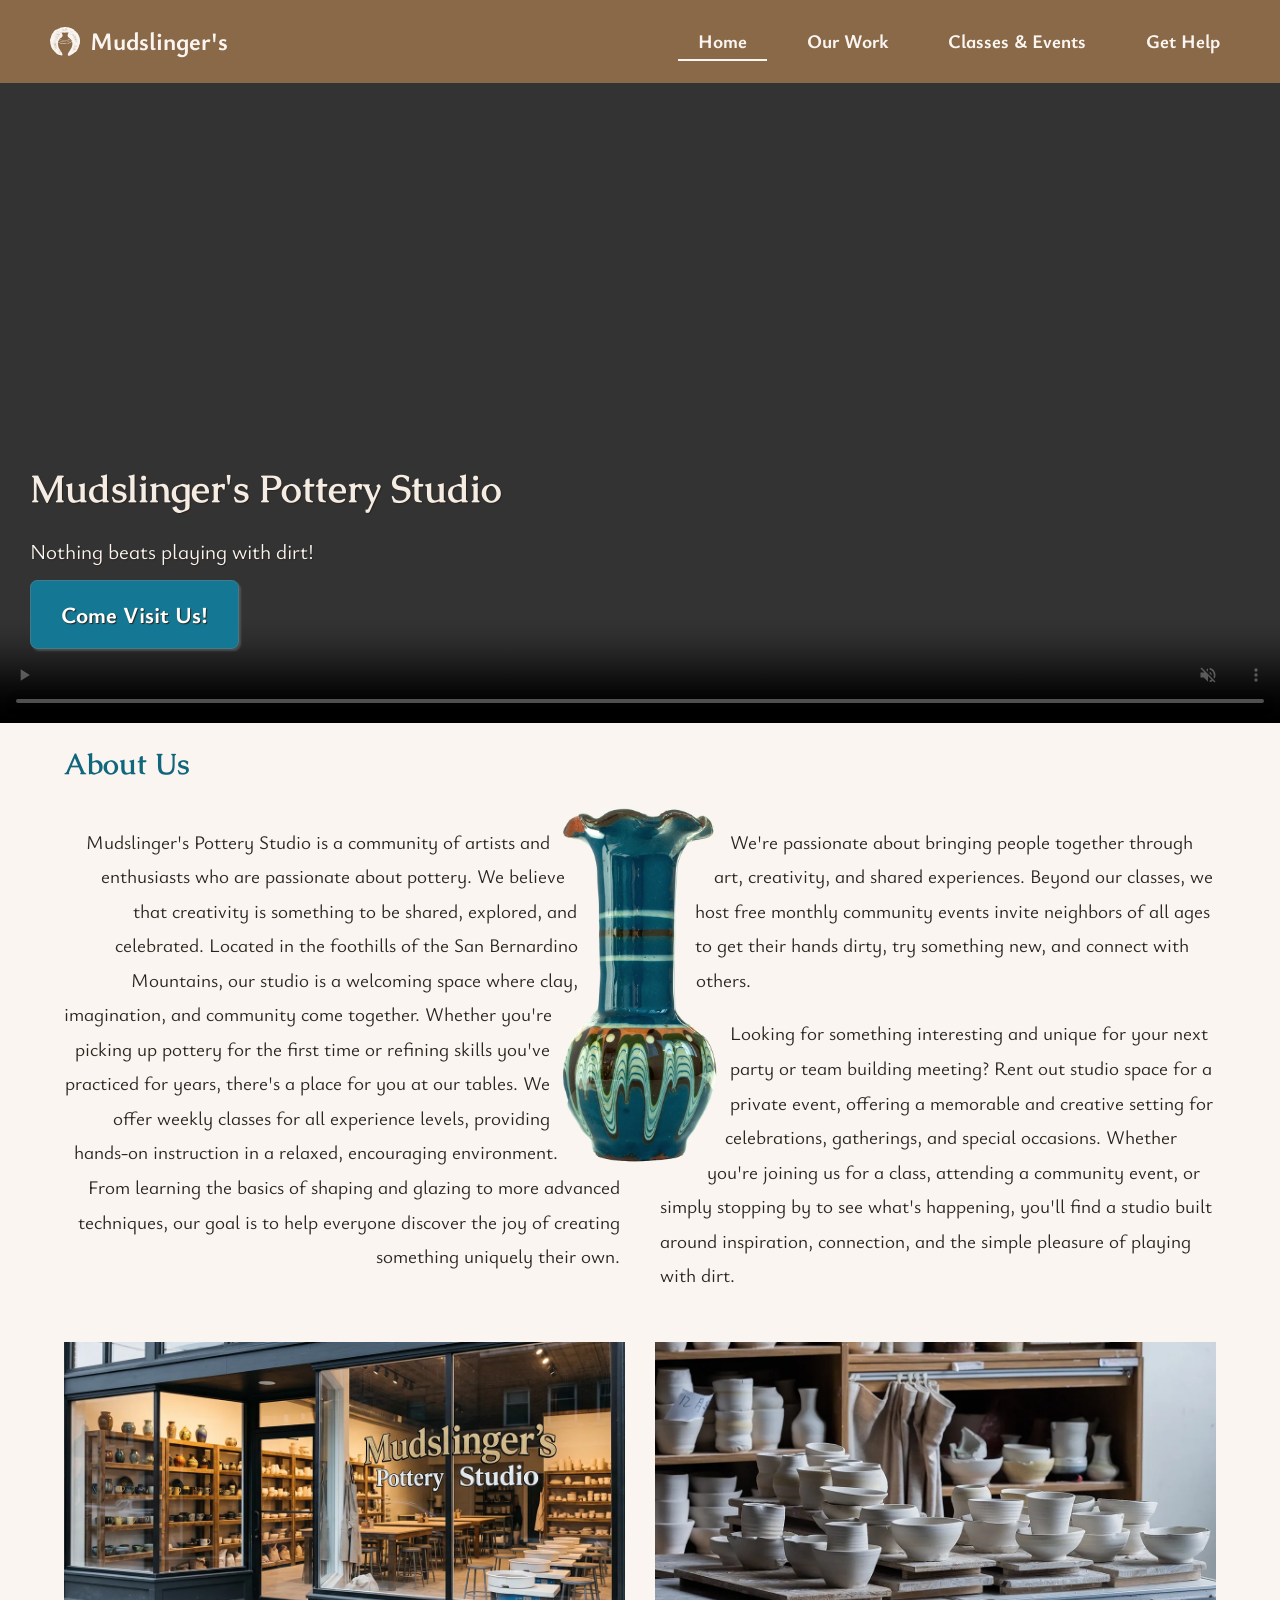
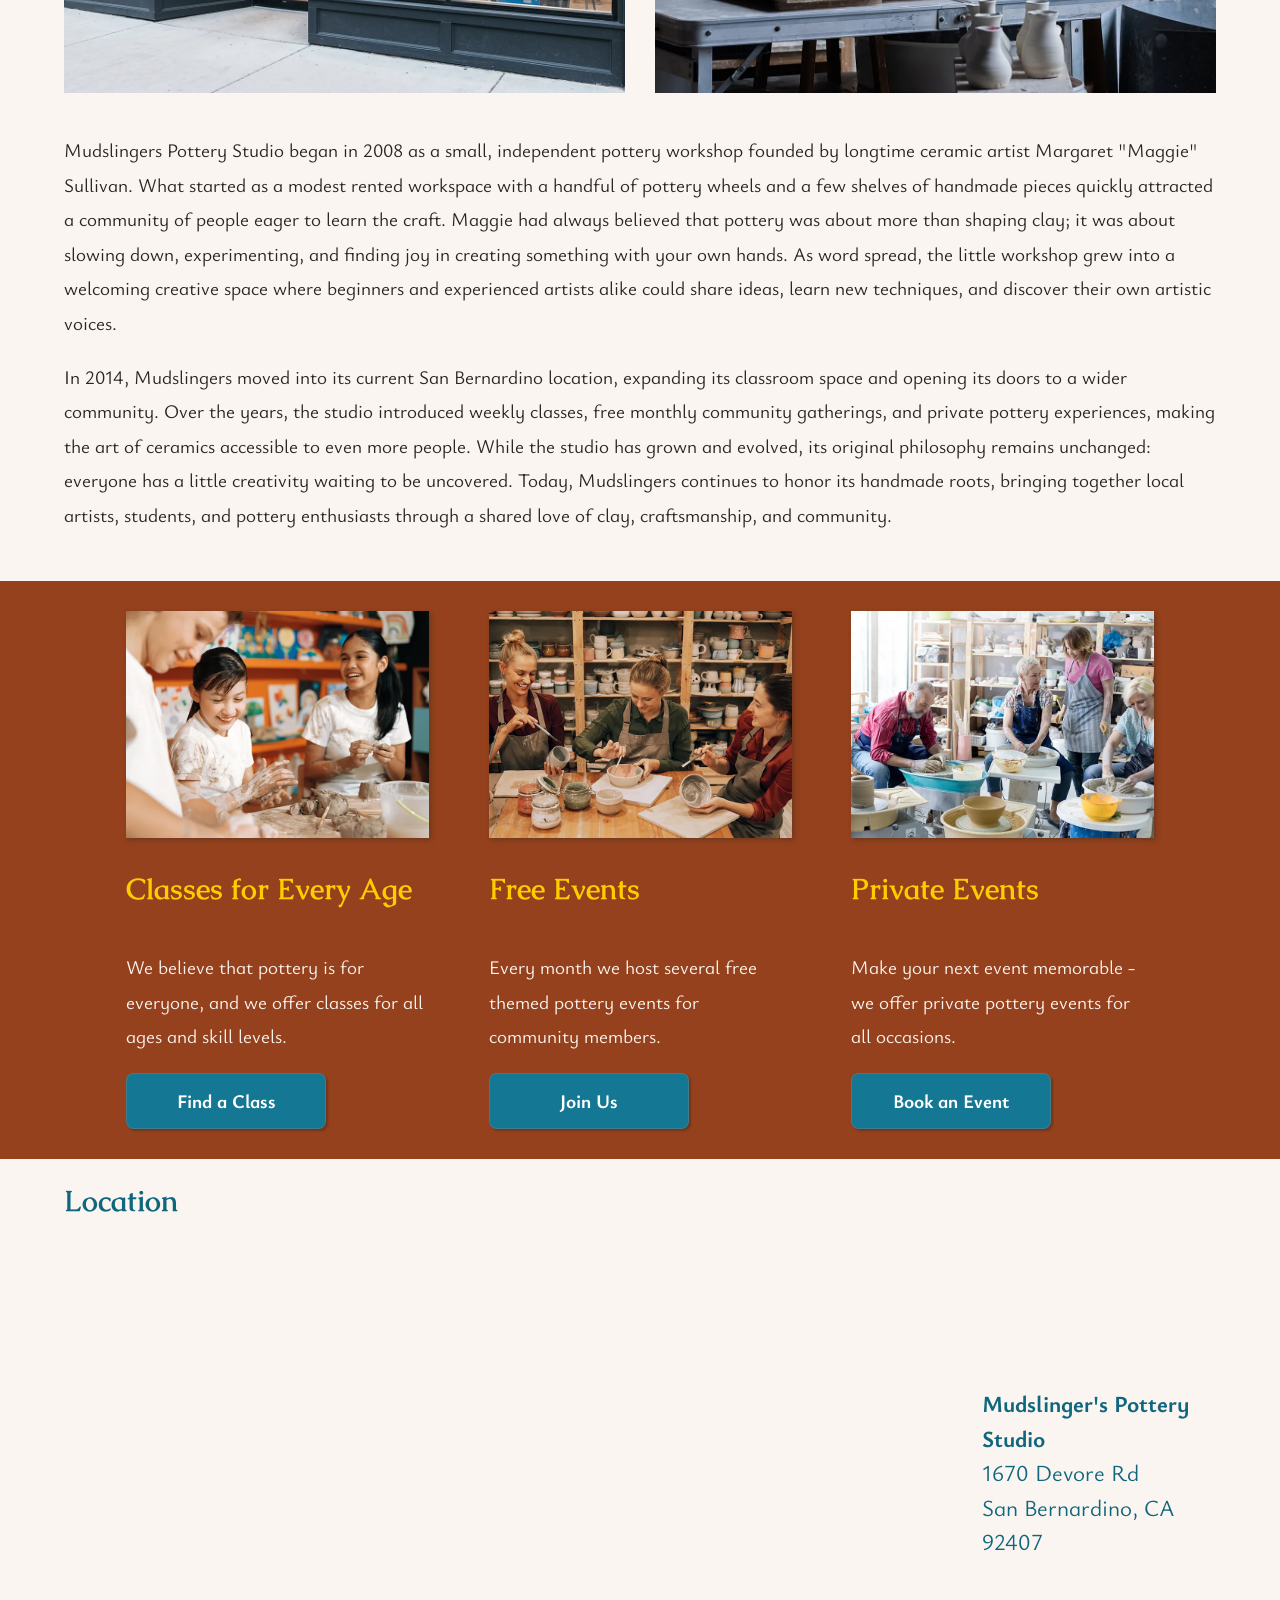
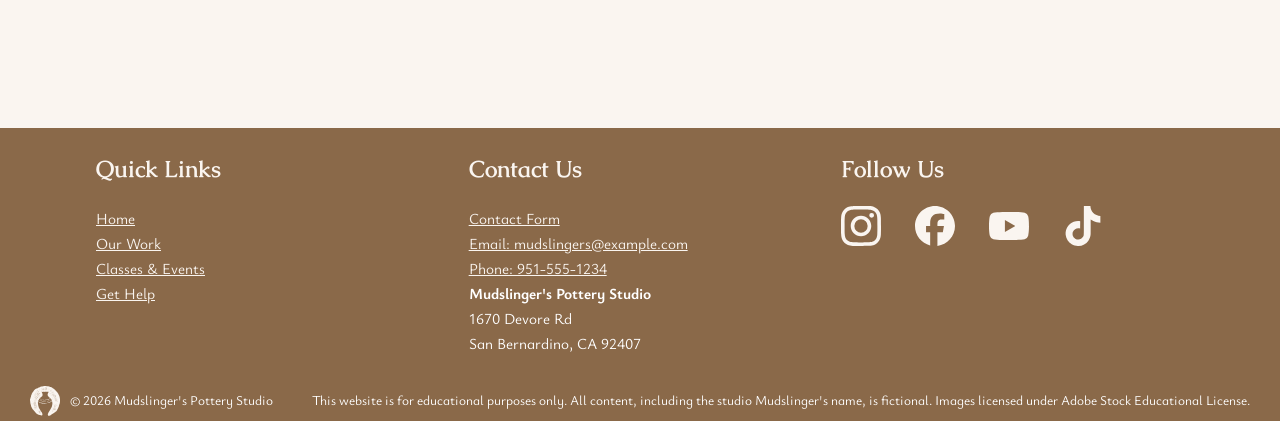
<file: index.html>
<!doctype html>
<html lang="en">
<head>
  <meta charset="utf-8">
  <meta name="viewport" content="width=device-width, initial-scale=1">
  <title>Mudslinger's Pottery Studio | Home</title>
  <link rel="stylesheet" href="styles.css">
  <!-- Google Font -->
  <link rel="preconnect" href="https://fonts.googleapis.com">
  <link rel="preconnect" href="https://fonts.gstatic.com" crossorigin>
  <link href="https://fonts.googleapis.com/css2?family=Caudex:wght@400;700&family=Ysabeau+Infant&display=swap" rel="stylesheet">
</head>
<body class="container">
  <header class="site-header">
    <a class="skip-link" href="#main">Skip to main content</a>
    <a class="brand" href="index.html"><img src="logo.svg" width="40" height="40" alt="Return to Home"> Mudslinger's</a>
    <nav aria-label="Main navigation">
      <ul class="nav-list" id="primary-nav">
        <li><a aria-current="page" href="index.html">Home</a></li>
        <li><a href="ourwork.html">Our Work</a></li>
        <li><a href="classesevents.html">Classes & Events</a></li>
        <li><a href="help.html">Get Help</a></li>
      </ul>
    </nav>
  </header>

  <main id="main">
    <!-- Hero Section -->
    <section class="hero container">
      <video aria-describedby="video-description" autoplay loop loading="eager" preload="auto" muted controls playsinline>
        <source src="media/hero-640.mp4"
              media="(max-width: 640px)" 
               type="video/mp4">
        <source src="media/hero-1200.mp4" 
              media="(max-width: 1200px)" 
               type="video/mp4">
        <source src="media/hero-1920.mp4" 
               type="video/mp4">
        <p>Your browser doesn't support HTML video. Here is a <a href="hero.mp4">Link to the video</a> instead.</p>
      </video>
      <p id="video-description" class="visually-hidden">Video Description: A person shapes a small clay pot on a pottery wheel. The video has no sound and repeats.</p>
      <picture> <!-- Backup if user selects reduced motion -->
        <!-- Narrow viewport -->
        <source srcset="images/webp/love-clay-400.webp"
                  media="(max-width: 400px)"
                  type="image/webp">
        <source srcset="images/jpg/love-clay-400.jpg"
                  media="(max-width: 400px)"
                  type="image/jpeg">
        <!-- Medium viewport -->
        <source srcset="images/webp/love-clay-800.webp"
                  media="(max-width: 1200px)"
                  type="image/webp">
        <source srcset="images/jpg/love-clay-800.jpg"
                  media="(max-width: 1200px)"
                  type="image/jpeg">
        <!-- Large viewport -->
        <source srcset="images/webp/love-clay-1920.webp"
                  type="image/webp">
        <img src="images/jpg/love-clay-1920.jpg" width="1920" height="1080" alt="A pair of hands curved in the shape of a heart while shaping clay on a pottery wheel.">
      </picture>
      <div class="hero-content">
        <h1>Mudslinger's Pottery Studio</h1>
        <p>Nothing beats playing with dirt!</p>
        <p><a class="button" href="#location">Come Visit Us!</a></p>
      </div>
    </section>
    <!-- About Section -->
    <section class="section container" aria-labelledby="about-us">
      <div class="section-heading">
        <h2 id="about-us">About Us</h2>
      </div>
      <article class="wrap">
        <div class="float-right">
          <picture>
            <!-- Narrow & Medium viewport -->
            <source srcset="images/webp/tall-vase-250.webp"
                    media="(max-width: 1200px)"
                      type="image/webp">
            <source srcset="images/png/tall-vase-250.png"
                    media="(max-width: 1200px)"
                      type="image/png">
            <!-- Large viewport -->
            <source srcset="images/webp/tall-vase-500.webp"
                      type="image/webp">
            <img class="wrapped swap" src="images/png/tall-vase-500.png" width="500" height="1000" alt="A tall blue glazed vase with a flared ruffled top and striped design.">
          </picture>
          <p>Mudslinger's Pottery Studio is a community of artists and enthusiasts who are passionate about pottery. 
            We believe that creativity is something to be shared, explored, and celebrated. Located in the foothills 
            of the San Bernardino Mountains, our studio is a welcoming space where clay, imagination, and community 
            come together. Whether you're picking up pottery for the first time or refining skills you've practiced 
            for years, there's a place for you at our tables. We offer weekly classes for all experience levels, 
            providing hands-on instruction in a relaxed, encouraging environment. From learning the basics of 
            shaping and glazing to more advanced techniques, our goal is to help everyone 
            discover the joy of creating something uniquely their own.</p>
          
        </div>
        <div class="float-left">
          <img class="wrapped" alt="">
          <p>We're passionate about bringing people together through art, creativity, and shared experiences. 
            Beyond our classes, we host free monthly community events invite neighbors of all ages to get 
            their hands dirty, try something new, and connect with others.</p>
          <p>Looking for something interesting and unique for your next party or team building meeting? 
            Rent out studio space for a private event, offering a memorable and creative setting for celebrations, 
            gatherings, and special occasions. Whether you're joining us for a class, attending a community event, 
            or simply stopping by to see what's happening, you'll find a studio built around inspiration, 
            connection, and the simple pleasure of playing with dirt.</p>
        </div>
      </article>
      <article>     
        <div class="studio-pictures">
          <picture>
            <!-- Narrow viewport -->
            <source srcset="images/webp/entrance-400.webp"
                    media="(max-width: 690px)"
                      type="image/webp">
            <source srcset="images/jpg/entrance-400.jpg"
                    media="(max-width: 690px)"
                      type="image/jpeg">
            <!-- Medium viewport -->
            <source srcset="images/webp/entrance-800.webp"
                    media="(max-width: 1200px)"
                      type="image/webp">
            <source srcset="images/jpg/entrance-800.jpg"
                    media="(max-width: 1200px)"
                      type="image/jpeg">
            <!-- Large viewport -->
            <source srcset="images/webp/entrance-1200.webp"
                      type="image/webp">
            <img src="images/jpg/entrance-1200.jpg" width="1200" height="750" alt="A table and shelves in a pottery studio filled with pottery ready to be glazed.">
          </picture>  
          <picture>
            <!-- Narrow viewport -->
            <source srcset="images/webp/workshop-400.webp"
                    media="(max-width: 690px)"
                      type="image/webp">
            <source srcset="images/jpg/workshop-400.jpg"
                    media="(max-width: 690px)"
                      type="image/jpeg">
            <!-- Medium viewport -->
            <source srcset="images/webp/workshop-800.webp"
                    media="(max-width: 1200px)"
                      type="image/webp">
            <source srcset="images/jpg/workshop-800.jpg"
                    media="(max-width: 1200px)"
                      type="image/jpeg">
            <!-- Large viewport -->
            <source srcset="images/webp/workshop-1200.webp"
                      type="image/webp">
            <img src="images/jpg/workshop-1200.jpg" width="1200" height="750" alt="A table and shelves in a pottery studio filled with pottery ready to be glazed.">
          </picture>   
        </div>
        <p>Mudslingers Pottery Studio began in 2008 as a small, independent pottery workshop founded by longtime 
          ceramic artist Margaret "Maggie" Sullivan. What started as a modest rented workspace with a handful of 
          pottery wheels and a few shelves of handmade pieces quickly attracted a community of people eager to 
          learn the craft. Maggie had always believed that pottery was about more than shaping clay; it was about 
          slowing down, experimenting, and finding joy in creating something with your own hands. As word spread, 
          the little workshop grew into a welcoming creative space where beginners and experienced artists alike 
          could share ideas, learn new techniques, and discover their own artistic voices.</p>
        <p>In 2014, Mudslingers moved into its current San Bernardino location, expanding its classroom space and 
          opening its doors to a wider community. Over the years, the studio introduced weekly classes, free 
          monthly community gatherings, and private pottery experiences, making the art of ceramics accessible to 
          even more people. While the studio has grown and evolved, its original philosophy remains unchanged: 
          everyone has a little creativity waiting to be uncovered. Today, Mudslingers continues to honor its 
          handmade roots, bringing together local artists, students, and pottery enthusiasts through a shared 
          love of clay, craftsmanship, and community.</p>       
      </article>
    </section>
    <!-- Callout Section -->
    <section class="section callout-section">
      <div class="callout-wrapper">
        <div class="callout">
          <picture>
            <!-- Narrow & Medium viewport -->
            <source srcset="images/webp/class-little-makers-400.webp"
                    media="(max-width: 1200px)"
                      type="image/webp">
            <source srcset="images/jpg/class-little-makers-400.jpg"
                    media="(max-width: 1200px)"
                      type="image/jpeg">
            <!-- Large viewport -->
            <source srcset="images/webp/class-little-makers-800.webp"
                      type="image/webp">
            <img src="images/jpg/class-little-makers-800.jpg" width="800" height="600" alt="A group of children shape clay by hand in a pottery class.">
          </picture>
          <div class="callout-content">
            <h2>Classes for Every Age</h2>
            <p>We believe that pottery is for everyone, and we offer classes for all ages and skill levels.</p>
            <a href="classesevents.html" class="button">Find a Class</a>
          </div>
        </div>
        <div class="callout reverse">
          <picture>
            <!-- Narrow & Medium viewport -->
            <source srcset="images/webp/event-public-400.webp"
                    media="(max-width: 1200px)"
                      type="image/webp">
            <source srcset="images/jpg/event-public-400.jpg"
                    media="(max-width: 1200px)"
                      type="image/jpeg">
            <!-- Large viewport -->
            <source srcset="images/webp/event-public-800.webp"
                      type="image/webp">
            <img src="images/jpg/event-public-800.jpg" width="800" height="600" alt="A group of happy women at a table painting pottery in a pottery class.">
          </picture>
          <div class="callout-content">
            <h2>Free Events</h2>
            <p>Every month we host several free themed pottery events for community members.</p>
            <a href="classesevents.html" class="button">Join Us</a>
          </div>
        </div>
        <div class="callout">
          <picture>
            <!-- Narrow & Medium viewport -->
            <source srcset="images/webp/event-office-400.webp"
                    media="(max-width: 1200px)"
                      type="image/webp">
            <source srcset="images/jpg/event-office-400.jpg"
                    media="(max-width: 1200px)"
                      type="image/jpeg">
            <!-- Large viewport -->
            <source srcset="images/webp/event-office-800.webp"
                      type="image/webp">
            <img src="images/jpg/event-office-800.jpg" width="800" height="600" alt="A group of coworkers learning to use  pottery wheels to make clay pots.">
          </picture>
          <div class="callout-content">
            <h2>Private Events</h2>
            <p>Make your next event memorable - we offer private pottery events for all occasions.</p>
            <a href="help.html#contact" class="button">Book an Event</a>
          </div>
        </div>
      </div>
    </section>
    <!-- Location Section -->
    <section class="section pagebreak container" id="location" aria-labelledby="location-heading">
        <div class="section-heading">
            <h2 id="location-heading">Location</h2>
        </div>
        <div class="map-container">
          <!-- Tab-index of -1 so we don't get lost in the map tabs for ages -->
          <iframe class="map" title="Map of the Mudslingers Studio location" tabindex="-1" src="https://www.google.com/maps/embed?pb=!1m18!1m12!1m3!1d1304.626479200014!2d-117.40376615558309!3d34.22349533233569!2m3!1f0!2f0!3f0!3m2!1i1024!2i768!4f13.1!3m3!1m2!1s0x80c34f835d294e0f%3A0xae806aaaa1514c01!2s1670%20Devore%20Rd%2C%20San%20Bernardino%2C%20CA%2092407!5e0!3m2!1sen!2sus!4v1793594308135!5m2!1sen!2sus" width="800" height="450" style="border:0;" allowfullscreen="" loading="lazy" referrerpolicy="strict-origin-when-cross-origin"></iframe>
          <a class="map-address" href="https://www.google.com/maps?cid=12574167440701869057&g_mp=CiVnb29nbGUubWFwcy5wbGFjZXMudjEuUGxhY2VzLkdldFBsYWNlEAMYASAF" target="_blank">
            <strong>Mudslinger's Pottery Studio</strong>
            <br>1670 Devore Rd
            <br>San Bernardino, CA 92407
          </a>
        </div>
    </section>
  </main>
  <!-- Footer -->
  <footer class="site-footer">
    <div class="footer-wrapper">
      <div class="footer-section">
        <h2>Quick Links</h2>
        <div>
          <p><a href="index.html">Home</a></p>
          <p><a href="ourwork.html">Our Work</a></p>
          <p><a href="classesevents.html">Classes & Events</a></p>
          <p><a href="help.html">Get Help</a></p>
        </div>
      </div>
      <div class="footer-section">
        <h2>Contact Us</h2>
        <div>
          <p><a href="help.html#contact">Contact Form</a></p>
          <p><a href="#">Email: mudslingers@example.com</a></p>
          <p><a href="#">Phone: 951-555-1234</a></p>
          <p><strong>Mudslinger's Pottery Studio</strong>
            <br>1670 Devore Rd
            <br>San Bernardino, CA 92407</p>
        </div>
      </div>
      <div class="footer-section">
        <h2>Follow Us</h2>
        <div>
          <svg role="img" width="40" height="40" viewBox="0 0 24 24" xmlns="http://www.w3.org/2000/svg"><title>Instagram</title><path d="M7.0301.084c-1.2768.0602-2.1487.264-2.911.5634-.7888.3075-1.4575.72-2.1228 1.3877-.6652.6677-1.075 1.3368-1.3802 2.127-.2954.7638-.4956 1.6365-.552 2.914-.0564 1.2775-.0689 1.6882-.0626 4.947.0062 3.2586.0206 3.6671.0825 4.9473.061 1.2765.264 2.1482.5635 2.9107.308.7889.72 1.4573 1.388 2.1228.6679.6655 1.3365 1.0743 2.1285 1.38.7632.295 1.6361.4961 2.9134.552 1.2773.056 1.6884.069 4.9462.0627 3.2578-.0062 3.668-.0207 4.9478-.0814 1.28-.0607 2.147-.2652 2.9098-.5633.7889-.3086 1.4578-.72 2.1228-1.3881.665-.6682 1.0745-1.3378 1.3795-2.1284.2957-.7632.4966-1.636.552-2.9124.056-1.2809.0692-1.6898.063-4.948-.0063-3.2583-.021-3.6668-.0817-4.9465-.0607-1.2797-.264-2.1487-.5633-2.9117-.3084-.7889-.72-1.4568-1.3876-2.1228C21.2982 1.33 20.628.9208 19.8378.6165 19.074.321 18.2017.1197 16.9244.0645 15.6471.0093 15.236-.005 11.977.0014 8.718.0076 8.31.0215 7.0301.0839m.1402 21.6932c-1.17-.0509-1.8053-.2453-2.2287-.408-.5606-.216-.96-.4771-1.3819-.895-.422-.4178-.6811-.8186-.9-1.378-.1644-.4234-.3624-1.058-.4171-2.228-.0595-1.2645-.072-1.6442-.079-4.848-.007-3.2037.0053-3.583.0607-4.848.05-1.169.2456-1.805.408-2.2282.216-.5613.4762-.96.895-1.3816.4188-.4217.8184-.6814 1.3783-.9003.423-.1651 1.0575-.3614 2.227-.4171 1.2655-.06 1.6447-.072 4.848-.079 3.2033-.007 3.5835.005 4.8495.0608 1.169.0508 1.8053.2445 2.228.408.5608.216.96.4754 1.3816.895.4217.4194.6816.8176.9005 1.3787.1653.4217.3617 1.056.4169 2.2263.0602 1.2655.0739 1.645.0796 4.848.0058 3.203-.0055 3.5834-.061 4.848-.051 1.17-.245 1.8055-.408 2.2294-.216.5604-.4763.96-.8954 1.3814-.419.4215-.8181.6811-1.3783.9-.4224.1649-1.0577.3617-2.2262.4174-1.2656.0595-1.6448.072-4.8493.079-3.2045.007-3.5825-.006-4.848-.0608M16.953 5.5864A1.44 1.44 0 1 0 18.39 4.144a1.44 1.44 0 0 0-1.437 1.4424M5.8385 12.012c.0067 3.4032 2.7706 6.1557 6.173 6.1493 3.4026-.0065 6.157-2.7701 6.1506-6.1733-.0065-3.4032-2.771-6.1565-6.174-6.1498-3.403.0067-6.156 2.771-6.1496 6.1738M8 12.0077a4 4 0 1 1 4.008 3.9921A3.9996 3.9996 0 0 1 8 12.0077"/></svg>
          <svg role="img" width="40" height="40" viewBox="0 0 24 24" xmlns="http://www.w3.org/2000/svg"><title>Facebook</title><path d="M9.101 23.691v-7.98H6.627v-3.667h2.474v-1.58c0-4.085 1.848-5.978 5.858-5.978.401 0 .955.042 1.468.103a8.68 8.68 0 0 1 1.141.195v3.325a8.623 8.623 0 0 0-.653-.036 26.805 26.805 0 0 0-.733-.009c-.707 0-1.259.096-1.675.309a1.686 1.686 0 0 0-.679.622c-.258.42-.374.995-.374 1.752v1.297h3.919l-.386 2.103-.287 1.564h-3.246v8.245C19.396 23.238 24 18.179 24 12.044c0-6.627-5.373-12-12-12s-12 5.373-12 12c0 5.628 3.874 10.35 9.101 11.647Z"/></svg>
          <svg role="img" width="40" height="40" viewBox="0 0 24 24" xmlns="http://www.w3.org/2000/svg"><title>YouTube</title><path d="M23.498 6.186a3.016 3.016 0 0 0-2.122-2.136C19.505 3.545 12 3.545 12 3.545s-7.505 0-9.377.505A3.017 3.017 0 0 0 .502 6.186C0 8.07 0 12 0 12s0 3.93.502 5.814a3.016 3.016 0 0 0 2.122 2.136c1.871.505 9.376.505 9.376.505s7.505 0 9.377-.505a3.015 3.015 0 0 0 2.122-2.136C24 15.93 24 12 24 12s0-3.93-.502-5.814zM9.545 15.568V8.432L15.818 12l-6.273 3.568z"/></svg>
          <svg role="img" width="40" height="40" viewBox="0 0 24 24" xmlns="http://www.w3.org/2000/svg"><title>TikTok</title><path d="M12.525.02c1.31-.02 2.61-.01 3.91-.02.08 1.53.63 3.09 1.75 4.17 1.12 1.11 2.7 1.62 4.24 1.79v4.03c-1.44-.05-2.89-.35-4.2-.97-.57-.26-1.1-.59-1.62-.93-.01 2.92.01 5.84-.02 8.75-.08 1.4-.54 2.79-1.35 3.94-1.31 1.92-3.58 3.17-5.91 3.21-1.43.08-2.86-.31-4.08-1.03-2.02-1.19-3.44-3.37-3.65-5.71-.02-.5-.03-1-.01-1.49.18-1.9 1.12-3.72 2.58-4.96 1.66-1.44 3.98-2.13 6.15-1.72.02 1.48-.04 2.96-.04 4.44-.99-.32-2.15-.23-3.02.37-.63.41-1.11 1.04-1.36 1.75-.21.51-.15 1.07-.14 1.61.24 1.64 1.82 3.02 3.5 2.87 1.12-.01 2.19-.66 2.77-1.61.19-.33.4-.67.41-1.06.1-1.79.06-3.57.07-5.36.01-4.03-.01-8.05.02-12.07z"/></svg>
        </div>
      </div>   
    </div>
    <div class="legal">
        <p class="brand-mini"><img src="logo.svg" width="40" height="40" alt="Mudslinger's Pottery Studio Logo of a circle with a striped clay pot silhouette inside"> &copy; 2026 Mudslinger's Pottery Studio</p>
        <p>This website is for educational purposes only. All content, including the studio Mudslinger's name, is fictional. Images licensed under Adobe Stock Educational License.</p>
      </div>
  </footer>
</body>
</html>
</file>
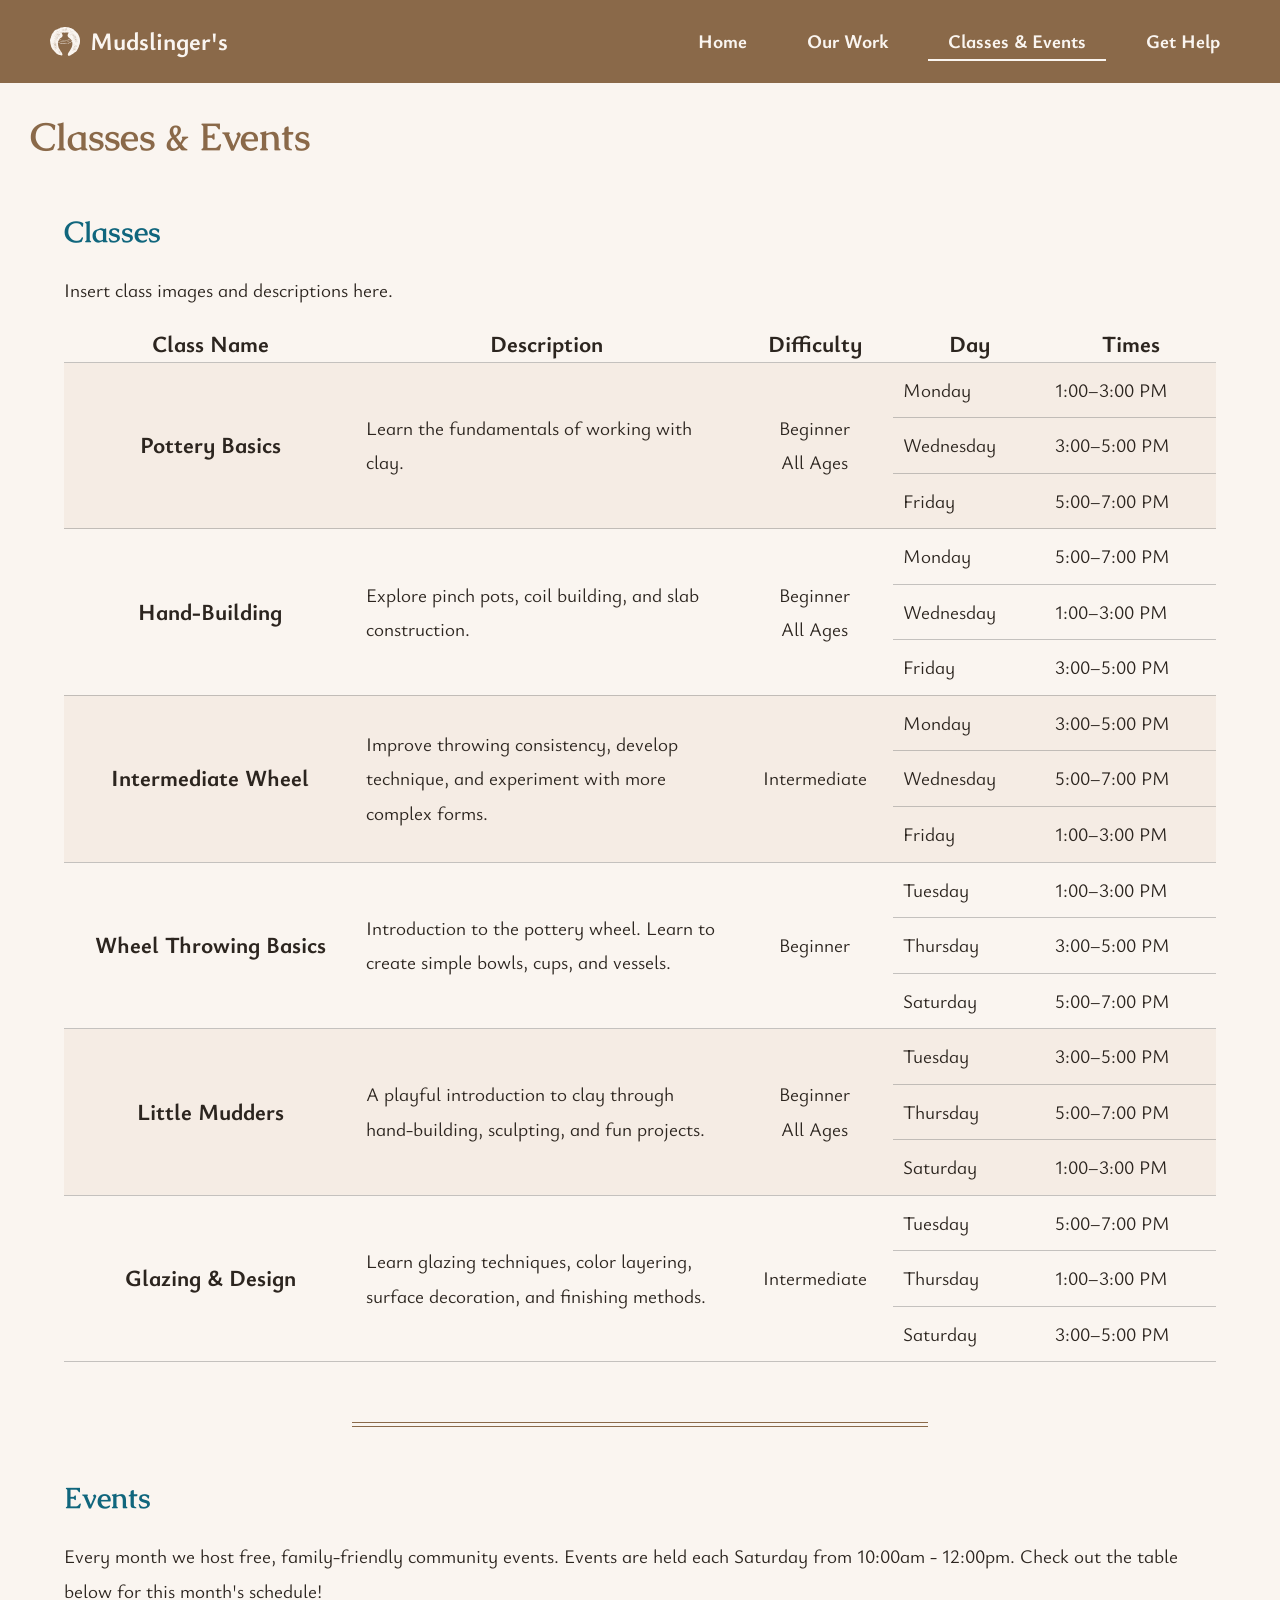
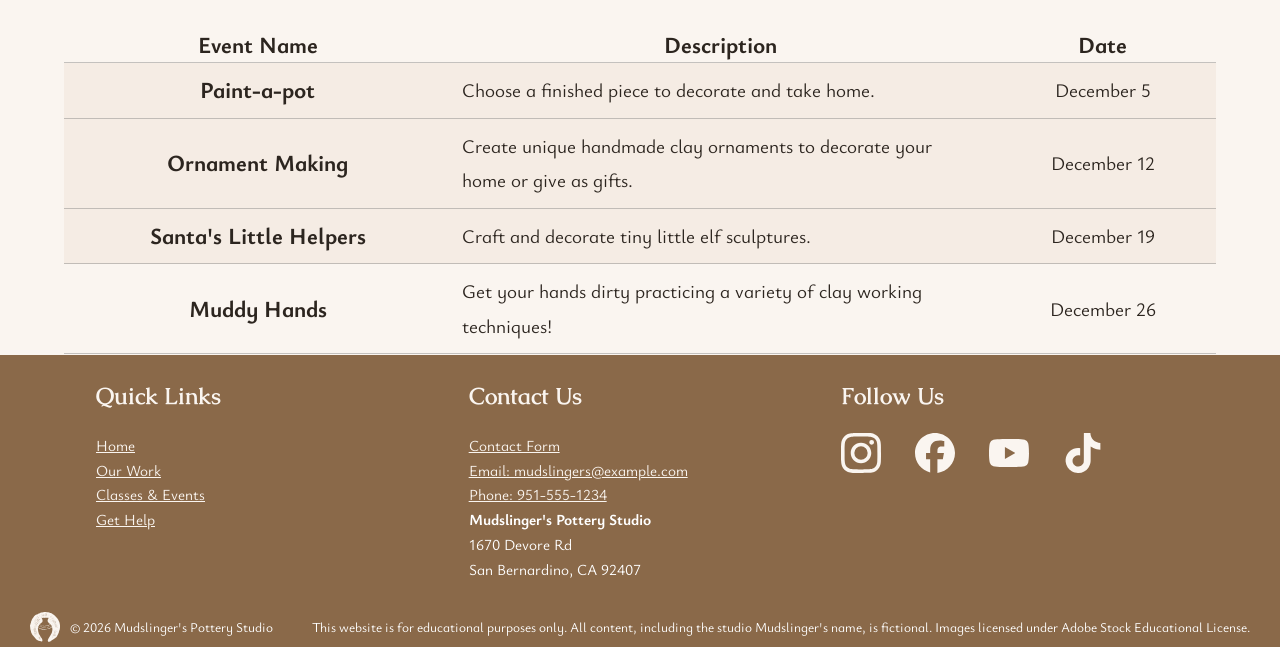
<file: classesevents.html>
<!doctype html>
<html lang="en">
<head>
  <meta charset="utf-8">
  <meta name="viewport" content="width=device-width, initial-scale=1">
  <title>Mudslinger's Pottery Studio | Classes & Events</title>
  <link rel="stylesheet" href="styles.css">
  <!-- Google Font -->
   <link rel="preconnect" href="https://fonts.googleapis.com">
<link rel="preconnect" href="https://fonts.gstatic.com" crossorigin>
<link href="https://fonts.googleapis.com/css2?family=Caudex:wght@400;700&family=Ysabeau+Infant&display=swap" rel="stylesheet">
</head>
<body class="container">
  <header class="site-header">
    <a class="skip-link" href="#main">Skip to main content</a>
    <a class="brand" href="index.html"><img src="logo.svg" width="40" height="40" alt="Return to Home"> Mudslinger's</a>
    <nav aria-label="Main navigation">
      <ul class="nav-list" id="primary-nav">
        <li><a href="index.html">Home</a></li>
        <li><a href="ourwork.html">Our Work</a></li>
        <li><a aria-current="page" href="classesevents.html">Classes & Events</a></li>
        <li><a href="help.html">Get Help</a></li>
      </ul>
    </nav>
  </header>

  <main id="main">
    <h1 class="brand-color space">Classes & Events</h1>
    <!-- Weekly Class Schedule -->
     <section class="section container" aria-labelledby="classes-heading">
      <h2 id="classes-heading">Classes</h2>
      <p>Insert class images and descriptions here.</p>
      <div class="table-container" tabindex="0">
        <table id="classes-table">
          <caption class="visually-hidden">Mudslinger's Weekly Class Schedule</caption>
          <thead>
            <tr>
              <th scope="col">Class Name</th>
              <th scope="col">Description</th>
              <th scope="col">Difficulty</th>
              <th scope="col">Day</th>
              <th scope="col">Times</th>
            </tr>
          </thead>
          <tbody>
            <tr>
              <th rowspan="3" scope="rowgroup">Pottery Basics</th>
              <td rowspan="3">Learn the fundamentals of working with clay.</td>
              <td rowspan="3">Beginner <br>All Ages</td>
              <td>Monday</td>
              <td>1:00–3:00 PM</td>
            </tr>
            <tr>
              <td>Wednesday</td>
              <td>3:00–5:00 PM</td>
            </tr>
            <tr>
              <td>Friday</td>
              <td>5:00–7:00 PM</td>
            </tr>
            <tr>
              <th rowspan="3" scope="rowgroup">Hand-Building</th>
              <td rowspan="3">Explore pinch pots, coil building, and slab construction.</td>
              <td rowspan="3">Beginner <br>All Ages</td>
              <td>Monday</td>
              <td>5:00–7:00 PM</td>
            </tr>
            <tr>
              <td>Wednesday</td>
              <td>1:00–3:00 PM</td>
            </tr>
            <tr>
              <td>Friday</td>
              <td>3:00–5:00 PM</td>
            </tr>
            <tr>
              <th rowspan="3" scope="rowgroup">Intermediate Wheel</th>
              <td rowspan="3">Improve throwing consistency, develop technique, and experiment with more complex forms.</td>
              <td rowspan="3">Intermediate</td>
              <td>Monday</td>
              <td>3:00–5:00 PM</td>
            </tr>
            <tr>
              <td>Wednesday</td>
              <td>5:00–7:00 PM</td>
            </tr>
            <tr>
              <td>Friday</td>
              <td>1:00–3:00 PM</td>
            </tr>
            <tr>
              <th rowspan="3" scope="rowgroup">Wheel Throwing Basics</th>
              <td rowspan="3">Introduction to the pottery wheel. Learn to create simple bowls, cups, and vessels.</td>
              <td rowspan="3">Beginner</td>
              <td>Tuesday</td>
              <td>1:00–3:00 PM</td>
            </tr>
            <tr>
              <td>Thursday</td>
              <td>3:00–5:00 PM</td>
            </tr>
            <tr>
              <td>Saturday</td>
              <td>5:00–7:00 PM</td>
            </tr>
            <tr>
              <th rowspan="3" scope="rowgroup">Little Mudders</th>
              <td rowspan="3">A playful introduction to clay through hand-building, sculpting, and fun projects.</td>
              <td rowspan="3">Beginner <br>All Ages</td>
              <td>Tuesday</td>
              <td>3:00–5:00 PM</td>
            </tr>
            <tr>
              <td>Thursday</td>
              <td>5:00–7:00 PM</td>
            </tr>
            <tr>
              <td>Saturday</td>
              <td>1:00–3:00 PM</td>
            </tr>
            <tr>
              <th rowspan="3" scope="rowgroup">Glazing & Design</th>
              <td rowspan="3">Learn glazing techniques, color layering, surface decoration, and finishing methods.</td>
              <td rowspan="3">Intermediate</td>
              <td>Tuesday</td>
              <td>5:00–7:00 PM</td>
            </tr>
            <tr>
              <td>Thursday</td>
              <td>1:00–3:00 PM</td>
            </tr>
            <tr>
              <td>Saturday</td>
              <td>3:00–5:00 PM</td>
            </tr>
          </tbody>
        </table>
      </div>
      <hr>
     </section>
     
         <!-- Event Schedule -->
     <section class="section container" id="events" aria-labelledby="events-heading">
      <h2 id="events-heading">Events</h2>
      <p>Every month we host free, family-friendly community events. Events are held each Saturday from 10:00am - 12:00pm. Check out the table below for this month's schedule!</p>
      <div class="table-container" tabindex="0">
        <table id="events-table">
          <caption class="visually-hidden">Mudslinger's Monthly Event Schedule</caption>
          <thead>
            <tr>
              <th scope="col">Event Name</th>
              <th scope="col">Description</th>
              <th scope="col">Date</th>
            </tr>
          </thead>
          <tbody>
            <tr>
              <th scope="row">Paint-a-pot</th>
              <td>Choose a finished piece to decorate and take home.</td>
              <td>December 5</td>
            </tr>
            <tr>
              <th scope="row">Ornament Making</th>
              <td>Create unique handmade clay ornaments to decorate your home or give as gifts.</td>
              <td>December 12</td>
            </tr>
            <tr>
              <th scope="row">Santa's Little Helpers</th>
              <td>Craft and decorate tiny little elf sculptures.</td>
              <td>December 19</td>
            </tr>
            <tr>
              <th scope="row">Muddy Hands</th>
              <td>Get your hands dirty practicing a variety of clay working techniques!</td>
              <td>December 26</td>
            </tr>
          </tbody>
        </table>
      </div>
     </section>
  </main>
  <!-- Footer -->
  <footer class="site-footer">
    <div class="footer-wrapper">
      <div class="footer-section">
        <h2>Quick Links</h2>
        <div>
          <p><a href="index.html">Home</a></p>
          <p><a href="ourwork.html">Our Work</a></p>
          <p><a href="classesevents.html">Classes & Events</a></p>
          <p><a href="help.html">Get Help</a></p>
        </div>
      </div>
      <div class="footer-section">
        <h2>Contact Us</h2>
        <div>
          <p><a href="help.html#contact">Contact Form</a></p>
          <p><a href="#">Email: mudslingers@example.com</a></p>
          <p><a href="#">Phone: 951-555-1234</a></p>
          <p><strong>Mudslinger's Pottery Studio</strong>
            <br>1670 Devore Rd
            <br>San Bernardino, CA 92407</p>
        </div>
      </div>
      <div class="footer-section">
        <h2>Follow Us</h2>
        <div>
          <svg role="img" width="40" height="40" viewBox="0 0 24 24" xmlns="http://www.w3.org/2000/svg"><title>Instagram</title><path d="M7.0301.084c-1.2768.0602-2.1487.264-2.911.5634-.7888.3075-1.4575.72-2.1228 1.3877-.6652.6677-1.075 1.3368-1.3802 2.127-.2954.7638-.4956 1.6365-.552 2.914-.0564 1.2775-.0689 1.6882-.0626 4.947.0062 3.2586.0206 3.6671.0825 4.9473.061 1.2765.264 2.1482.5635 2.9107.308.7889.72 1.4573 1.388 2.1228.6679.6655 1.3365 1.0743 2.1285 1.38.7632.295 1.6361.4961 2.9134.552 1.2773.056 1.6884.069 4.9462.0627 3.2578-.0062 3.668-.0207 4.9478-.0814 1.28-.0607 2.147-.2652 2.9098-.5633.7889-.3086 1.4578-.72 2.1228-1.3881.665-.6682 1.0745-1.3378 1.3795-2.1284.2957-.7632.4966-1.636.552-2.9124.056-1.2809.0692-1.6898.063-4.948-.0063-3.2583-.021-3.6668-.0817-4.9465-.0607-1.2797-.264-2.1487-.5633-2.9117-.3084-.7889-.72-1.4568-1.3876-2.1228C21.2982 1.33 20.628.9208 19.8378.6165 19.074.321 18.2017.1197 16.9244.0645 15.6471.0093 15.236-.005 11.977.0014 8.718.0076 8.31.0215 7.0301.0839m.1402 21.6932c-1.17-.0509-1.8053-.2453-2.2287-.408-.5606-.216-.96-.4771-1.3819-.895-.422-.4178-.6811-.8186-.9-1.378-.1644-.4234-.3624-1.058-.4171-2.228-.0595-1.2645-.072-1.6442-.079-4.848-.007-3.2037.0053-3.583.0607-4.848.05-1.169.2456-1.805.408-2.2282.216-.5613.4762-.96.895-1.3816.4188-.4217.8184-.6814 1.3783-.9003.423-.1651 1.0575-.3614 2.227-.4171 1.2655-.06 1.6447-.072 4.848-.079 3.2033-.007 3.5835.005 4.8495.0608 1.169.0508 1.8053.2445 2.228.408.5608.216.96.4754 1.3816.895.4217.4194.6816.8176.9005 1.3787.1653.4217.3617 1.056.4169 2.2263.0602 1.2655.0739 1.645.0796 4.848.0058 3.203-.0055 3.5834-.061 4.848-.051 1.17-.245 1.8055-.408 2.2294-.216.5604-.4763.96-.8954 1.3814-.419.4215-.8181.6811-1.3783.9-.4224.1649-1.0577.3617-2.2262.4174-1.2656.0595-1.6448.072-4.8493.079-3.2045.007-3.5825-.006-4.848-.0608M16.953 5.5864A1.44 1.44 0 1 0 18.39 4.144a1.44 1.44 0 0 0-1.437 1.4424M5.8385 12.012c.0067 3.4032 2.7706 6.1557 6.173 6.1493 3.4026-.0065 6.157-2.7701 6.1506-6.1733-.0065-3.4032-2.771-6.1565-6.174-6.1498-3.403.0067-6.156 2.771-6.1496 6.1738M8 12.0077a4 4 0 1 1 4.008 3.9921A3.9996 3.9996 0 0 1 8 12.0077"/></svg>
          <svg role="img" width="40" height="40" viewBox="0 0 24 24" xmlns="http://www.w3.org/2000/svg"><title>Facebook</title><path d="M9.101 23.691v-7.98H6.627v-3.667h2.474v-1.58c0-4.085 1.848-5.978 5.858-5.978.401 0 .955.042 1.468.103a8.68 8.68 0 0 1 1.141.195v3.325a8.623 8.623 0 0 0-.653-.036 26.805 26.805 0 0 0-.733-.009c-.707 0-1.259.096-1.675.309a1.686 1.686 0 0 0-.679.622c-.258.42-.374.995-.374 1.752v1.297h3.919l-.386 2.103-.287 1.564h-3.246v8.245C19.396 23.238 24 18.179 24 12.044c0-6.627-5.373-12-12-12s-12 5.373-12 12c0 5.628 3.874 10.35 9.101 11.647Z"/></svg>
          <svg role="img" width="40" height="40" viewBox="0 0 24 24" xmlns="http://www.w3.org/2000/svg"><title>YouTube</title><path d="M23.498 6.186a3.016 3.016 0 0 0-2.122-2.136C19.505 3.545 12 3.545 12 3.545s-7.505 0-9.377.505A3.017 3.017 0 0 0 .502 6.186C0 8.07 0 12 0 12s0 3.93.502 5.814a3.016 3.016 0 0 0 2.122 2.136c1.871.505 9.376.505 9.376.505s7.505 0 9.377-.505a3.015 3.015 0 0 0 2.122-2.136C24 15.93 24 12 24 12s0-3.93-.502-5.814zM9.545 15.568V8.432L15.818 12l-6.273 3.568z"/></svg>
          <svg role="img" width="40" height="40" viewBox="0 0 24 24" xmlns="http://www.w3.org/2000/svg"><title>TikTok</title><path d="M12.525.02c1.31-.02 2.61-.01 3.91-.02.08 1.53.63 3.09 1.75 4.17 1.12 1.11 2.7 1.62 4.24 1.79v4.03c-1.44-.05-2.89-.35-4.2-.97-.57-.26-1.1-.59-1.62-.93-.01 2.92.01 5.84-.02 8.75-.08 1.4-.54 2.79-1.35 3.94-1.31 1.92-3.58 3.17-5.91 3.21-1.43.08-2.86-.31-4.08-1.03-2.02-1.19-3.44-3.37-3.65-5.71-.02-.5-.03-1-.01-1.49.18-1.9 1.12-3.72 2.58-4.96 1.66-1.44 3.98-2.13 6.15-1.72.02 1.48-.04 2.96-.04 4.44-.99-.32-2.15-.23-3.02.37-.63.41-1.11 1.04-1.36 1.75-.21.51-.15 1.07-.14 1.61.24 1.64 1.82 3.02 3.5 2.87 1.12-.01 2.19-.66 2.77-1.61.19-.33.4-.67.41-1.06.1-1.79.06-3.57.07-5.36.01-4.03-.01-8.05.02-12.07z"/></svg>
        </div>
      </div>   
    </div>
    <div class="legal">
        <p class="brand-mini"><img src="logo.svg" width="40" height="40" alt="Mudslinger's Pottery Studio Logo of a circle with a striped clay pot silhouette inside"> &copy; 2026 Mudslinger's Pottery Studio</p>
        <p>This website is for educational purposes only. All content, including the studio Mudslinger's name, is fictional. Images licensed under Adobe Stock Educational License.</p>
      </div>
  </footer>
</body>
</html>
</file>
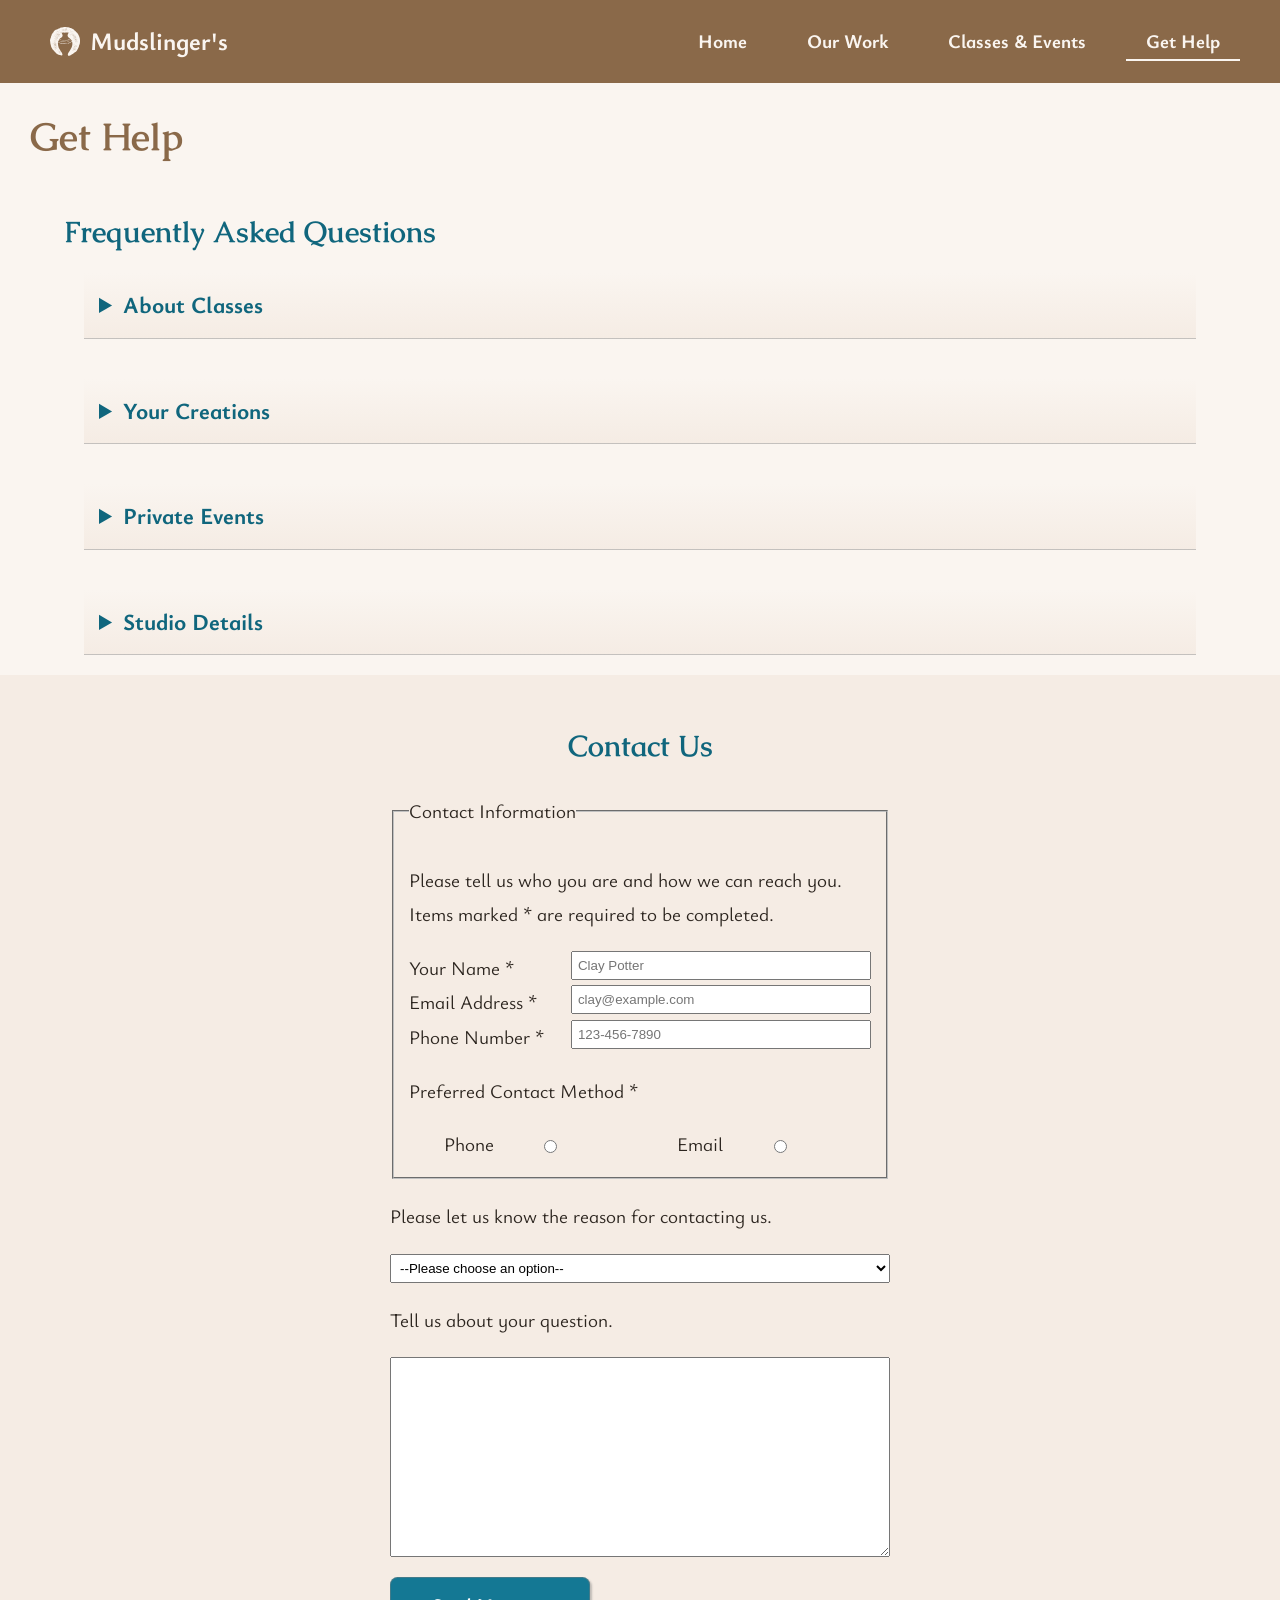
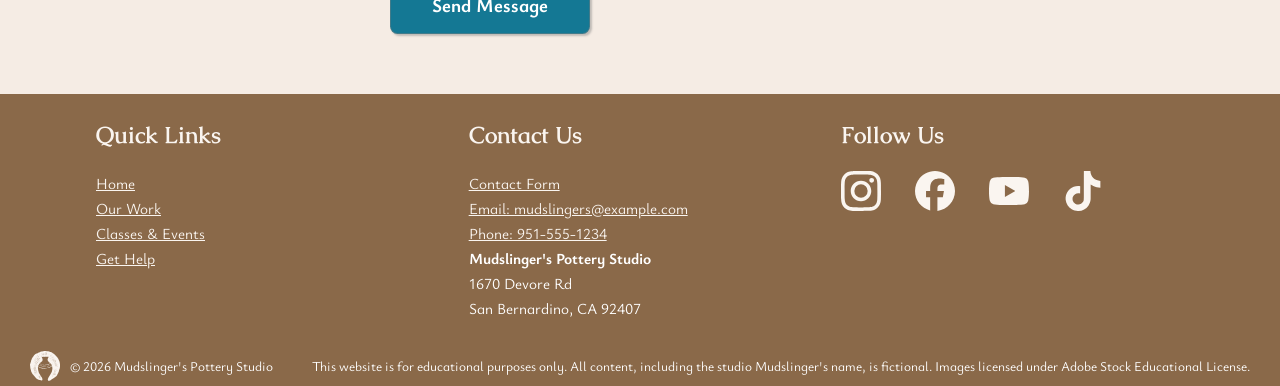
<file: help.html>
<!doctype html>
<html lang="en">
<head>
  <meta charset="utf-8">
  <meta name="viewport" content="width=device-width, initial-scale=1">
  <title>Mudslinger's Pottery Studio | Get Help</title>
  <link rel="stylesheet" href="styles.css">
  <!-- Google Font -->
   <link rel="preconnect" href="https://fonts.googleapis.com">
<link rel="preconnect" href="https://fonts.gstatic.com" crossorigin>
<link href="https://fonts.googleapis.com/css2?family=Caudex:wght@400;700&family=Ysabeau+Infant&display=swap" rel="stylesheet">
</head>
<body class="container">
  <header class="site-header">
    <a class="skip-link" href="#main">Skip to main content</a>
    <a class="brand" href="index.html"><img src="logo.svg" width="40" height="40" alt="Return to Home"> Mudslinger's</a>
    <nav aria-label="Main navigation">
      <ul class="nav-list" id="primary-nav">
        <li><a href="index.html">Home</a></li>
        <li><a href="ourwork.html">Our Work</a></li>
        <li><a href="classesevents.html">Classes & Events</a></li>
        <li><a aria-current="page" href="help.html">Get Help</a></li>
      </ul>
    </nav>
  </header>

  <main id="main">
    <h1 class="brand-color space">Get Help</h1>
    <section class="section" id="faq" aria-labelledby="FAQ">
      <h2 id="FAQ">Frequently Asked Questions</h2>
      <details class="topic">
        <summary>About Classes</summary>
        <details class="question">
          <summary>
            Do I need previous pottery experience to take a class?
          </summary>
          <div>
            Not at all! Our classes are designed for all skill levels, including complete beginners. 
            Our instructors will guide you through each step, from preparing the clay to creating your 
            finished piece.
          </div>
        </details>
        <details class="question">
          <summary>
            What should I wear to a pottery class?
          </summary>
          <div>
            Wear comfortable clothing that you don't mind getting a little messy. Clay washes out of 
            most fabrics, but we recommend avoiding long, loose sleeves and wearing closed-toe shoes.
          </div>
        </details>
        <details class="question">
          <summary>
            Can children participate in pottery classes?
          </summary>
          <div>
            Yes! We offer family-friendly classes for children ages 8 and older. Participants under 16 
            must be accompanied by a registered adult.
          </div>
        </details>
        <details class="question">
          <summary>
            Do I need to bring my own supplies?
          </summary>
          <div>
            No! We provide everything you need, including clay, tools, pottery wheels, and glazing 
            materials. Just bring yourself and a willingness to get your hands dirty!
          </div>
        </details>
      </details>

      <details class="topic">
        <summary>Your Creations</summary>
        <details class="question">
          <summary>
            How long does it take to complete a pottery piece?
          </summary>
          <div>
            Most pieces can be shaped during a single class. However, pottery requires several 
            stages of drying, firing, and glazing before it's ready to take home. The entire process 
            typically takes 2–4 weeks.
          </div>
        </details>
        <details class="question">
          <summary>
            When can I pick up my finished pottery?
          </summary>
          <div>
            We'll notify you by email when your pieces are ready for pickup. Finished pottery 
            is generally available within 2–4 weeks, depending on drying and kiln schedules.
          </div>
        </details>
        <details class="question">
          <summary>
            Can I bring home the pottery I make during class?
          </summary>
          <div>
            Absolutely! Every piece you create is yours to keep. Once your pottery has been 
            fired and glazed, we'll let you know when it's ready to be collected.
          </div>
        </details>
        <details class="question">
          <summary>
            What happens if my pottery cracks or breaks during firing?
          </summary>
          <div>
            Pottery is a natural and sometimes unpredictable process. Although we take 
            every precaution, cracking, warping, and other imperfections can occasionally 
            occur. If a piece is damaged during firing, we'll work with you to discuss your options.
          </div>
        </details>
      </details>
      
      <details class="topic">
        <summary>Private Events</summary>
        <details class="question">
          <summary>
            Do you offer private group classes or parties?
          </summary>
          <div>
            Yes! We offer private pottery sessions for birthdays, team-building events, 
            celebrations, and other special occasions. Contact us via our <a href="#contact">contact form</a> to 
            discuss group sizes and scheduling.
          </div>
        </details>
        <details class="question">
          <summary>
            What is your cancellation policy?
          </summary>
          <div>
            We understand that plans change! Classes can be rescheduled or canceled up to 48 hours 
            before the scheduled session. Cancellations made within 48 hours are non-refundable.
          </div>
        </details>
      </details>
      
      <details class="topic">
        <summary>Studio Details</summary>
        <details class="question">
          <summary>
            Do you sell pottery made in the studio?
          </summary>
          <div>
            Yes! We have a selection of handcrafted pottery available for purchase in our studio. 
            Each piece is individually made and glazed, making every item one of a kind.
          </div>
        </details>
        <details class="question">
          <summary>
            Can I use the studio without enrolling in a class? 
          </summary>
          <div>
            We offer open-studio sessions for experienced potters who would like access to 
            our equipment and workspace. Contact us for availability, membership options, and 
            studio requirements.
          </div>
        </details>
        <details class="question">
          <summary>
            Do you offer gift certificates?
          </summary>
          <div>
            Yes! Gift certificates are available for purchase and can be used toward pottery 
            classes, workshops, and select studio experiences. They're a great way to give 
            someone a creative experience!
          </div>
        </details>
        <details class="question">
          <summary>
            Where are you located?
          </summary>
          <div>
            We are located at 1670 Devore Road in San Bernardino, CA 92407 - just off the 215 
            North, Exit 54A.
          </div>
        </details>
        <details class="question">
          <summary>
            Is parking available at the studio?
          </summary>
          <div>
            Yes! Complimentary parking is available near the studio. We recommend arriving 
            about 10 minutes before your scheduled class so you have time to get settled.
          </div>
        </details> 
      </details>  
    </section>
    <!-- Contact Section -->
    <section class="section" id="contact" aria-labelledby="contact-header">
      <div class="section-heading">
        <h2 class="center" id="contact-header">Contact Us</h2>
      </div>
      <form class="contact-form" action="" method="get">
        <fieldset>
          <legend>Contact Information</legend>
          <p class="help" id="contact-info-help">Please tell us who you are and how we can reach you. 
            Items marked <span class="required" aria-label="required"> *</span> are required to be completed.
          </p>
          <div class="field">
              <label for="name">Your Name<span class="required" aria-label="required"> *</span></label>
              <input id="name" name="name" type="text" autocomplete="name" placeholder="Clay Potter" required>
          </div>
          <div class="field">
              <label for="email">Email Address<span class="required" aria-label="required"> *</span></label>
              <input id="email" name="email" type="email" autocomplete="email" placeholder="clay@example.com" required>
          </div>
          <div class="field">
              <label for="phone">Phone Number<span class="required" aria-label="required"> *</span></label>
              <input id="phone" name="phone" type="tel" autocomplete="tel" placeholder="123-456-7890" pattern="[0-9]{3}-[0-9]{3}-[0-9]{4}" required>
          </div>
          <div class="field column">
              <p class="help" id="contact-method-help">Preferred Contact Method<span class="required"> *</span></p>
              <label class="choice"><input id="contact-phone" name="contact" type="radio" value="phone" required> Phone</label>
              <label class="choice"><input id="contact-email" name="contact" type="radio" value="email" required> Email</label>
          </div>
        </fieldset>
        <label for="topic">Please let us know the reason for contacting us.</label>
        <select id="topic">
          <option value="">--Please choose an option--</option>
          <option value="class">I have a question about a class.</option>
          <option value="event">I have a question about private events.</option>
          <option value="custom">I want to have a custom piece made for me.</option>
          <option value="studio">I have a question about the studio.</option>
          <option value="misc">I have a question about something else not listed.</option>
        </select>
        <label for="message">Tell us about your question.</label>
        <textarea id="message" name="message" placeholder=""></textarea>
        <button class="button" type="submit">Send Message</button>
      </form>
    </section>
  </main>
  <!-- Footer -->
  <footer class="site-footer">
    <div class="footer-wrapper">
      <div class="footer-section">
        <h2>Quick Links</h2>
        <div>
          <p><a href="index.html">Home</a></p>
          <p><a href="ourwork.html">Our Work</a></p>
          <p><a href="classesevents.html">Classes & Events</a></p>
          <p><a href="help.html">Get Help</a></p>
        </div>
      </div>
      <div class="footer-section">
        <h2>Contact Us</h2>
        <div>
          <p><a href="help.html#contact">Contact Form</a></p>
          <p><a href="#">Email: mudslingers@example.com</a></p>
          <p><a href="#">Phone: 951-555-1234</a></p>
          <p><strong>Mudslinger's Pottery Studio</strong>
            <br>1670 Devore Rd
            <br>San Bernardino, CA 92407</p>
        </div>
      </div>
      <div class="footer-section">
        <h2>Follow Us</h2>
        <div>
          <svg role="img" width="40" height="40" viewBox="0 0 24 24" xmlns="http://www.w3.org/2000/svg"><title>Instagram</title><path d="M7.0301.084c-1.2768.0602-2.1487.264-2.911.5634-.7888.3075-1.4575.72-2.1228 1.3877-.6652.6677-1.075 1.3368-1.3802 2.127-.2954.7638-.4956 1.6365-.552 2.914-.0564 1.2775-.0689 1.6882-.0626 4.947.0062 3.2586.0206 3.6671.0825 4.9473.061 1.2765.264 2.1482.5635 2.9107.308.7889.72 1.4573 1.388 2.1228.6679.6655 1.3365 1.0743 2.1285 1.38.7632.295 1.6361.4961 2.9134.552 1.2773.056 1.6884.069 4.9462.0627 3.2578-.0062 3.668-.0207 4.9478-.0814 1.28-.0607 2.147-.2652 2.9098-.5633.7889-.3086 1.4578-.72 2.1228-1.3881.665-.6682 1.0745-1.3378 1.3795-2.1284.2957-.7632.4966-1.636.552-2.9124.056-1.2809.0692-1.6898.063-4.948-.0063-3.2583-.021-3.6668-.0817-4.9465-.0607-1.2797-.264-2.1487-.5633-2.9117-.3084-.7889-.72-1.4568-1.3876-2.1228C21.2982 1.33 20.628.9208 19.8378.6165 19.074.321 18.2017.1197 16.9244.0645 15.6471.0093 15.236-.005 11.977.0014 8.718.0076 8.31.0215 7.0301.0839m.1402 21.6932c-1.17-.0509-1.8053-.2453-2.2287-.408-.5606-.216-.96-.4771-1.3819-.895-.422-.4178-.6811-.8186-.9-1.378-.1644-.4234-.3624-1.058-.4171-2.228-.0595-1.2645-.072-1.6442-.079-4.848-.007-3.2037.0053-3.583.0607-4.848.05-1.169.2456-1.805.408-2.2282.216-.5613.4762-.96.895-1.3816.4188-.4217.8184-.6814 1.3783-.9003.423-.1651 1.0575-.3614 2.227-.4171 1.2655-.06 1.6447-.072 4.848-.079 3.2033-.007 3.5835.005 4.8495.0608 1.169.0508 1.8053.2445 2.228.408.5608.216.96.4754 1.3816.895.4217.4194.6816.8176.9005 1.3787.1653.4217.3617 1.056.4169 2.2263.0602 1.2655.0739 1.645.0796 4.848.0058 3.203-.0055 3.5834-.061 4.848-.051 1.17-.245 1.8055-.408 2.2294-.216.5604-.4763.96-.8954 1.3814-.419.4215-.8181.6811-1.3783.9-.4224.1649-1.0577.3617-2.2262.4174-1.2656.0595-1.6448.072-4.8493.079-3.2045.007-3.5825-.006-4.848-.0608M16.953 5.5864A1.44 1.44 0 1 0 18.39 4.144a1.44 1.44 0 0 0-1.437 1.4424M5.8385 12.012c.0067 3.4032 2.7706 6.1557 6.173 6.1493 3.4026-.0065 6.157-2.7701 6.1506-6.1733-.0065-3.4032-2.771-6.1565-6.174-6.1498-3.403.0067-6.156 2.771-6.1496 6.1738M8 12.0077a4 4 0 1 1 4.008 3.9921A3.9996 3.9996 0 0 1 8 12.0077"/></svg>
          <svg role="img" width="40" height="40" viewBox="0 0 24 24" xmlns="http://www.w3.org/2000/svg"><title>Facebook</title><path d="M9.101 23.691v-7.98H6.627v-3.667h2.474v-1.58c0-4.085 1.848-5.978 5.858-5.978.401 0 .955.042 1.468.103a8.68 8.68 0 0 1 1.141.195v3.325a8.623 8.623 0 0 0-.653-.036 26.805 26.805 0 0 0-.733-.009c-.707 0-1.259.096-1.675.309a1.686 1.686 0 0 0-.679.622c-.258.42-.374.995-.374 1.752v1.297h3.919l-.386 2.103-.287 1.564h-3.246v8.245C19.396 23.238 24 18.179 24 12.044c0-6.627-5.373-12-12-12s-12 5.373-12 12c0 5.628 3.874 10.35 9.101 11.647Z"/></svg>
          <svg role="img" width="40" height="40" viewBox="0 0 24 24" xmlns="http://www.w3.org/2000/svg"><title>YouTube</title><path d="M23.498 6.186a3.016 3.016 0 0 0-2.122-2.136C19.505 3.545 12 3.545 12 3.545s-7.505 0-9.377.505A3.017 3.017 0 0 0 .502 6.186C0 8.07 0 12 0 12s0 3.93.502 5.814a3.016 3.016 0 0 0 2.122 2.136c1.871.505 9.376.505 9.376.505s7.505 0 9.377-.505a3.015 3.015 0 0 0 2.122-2.136C24 15.93 24 12 24 12s0-3.93-.502-5.814zM9.545 15.568V8.432L15.818 12l-6.273 3.568z"/></svg>
          <svg role="img" width="40" height="40" viewBox="0 0 24 24" xmlns="http://www.w3.org/2000/svg"><title>TikTok</title><path d="M12.525.02c1.31-.02 2.61-.01 3.91-.02.08 1.53.63 3.09 1.75 4.17 1.12 1.11 2.7 1.62 4.24 1.79v4.03c-1.44-.05-2.89-.35-4.2-.97-.57-.26-1.1-.59-1.62-.93-.01 2.92.01 5.84-.02 8.75-.08 1.4-.54 2.79-1.35 3.94-1.31 1.92-3.58 3.17-5.91 3.21-1.43.08-2.86-.31-4.08-1.03-2.02-1.19-3.44-3.37-3.65-5.71-.02-.5-.03-1-.01-1.49.18-1.9 1.12-3.72 2.58-4.96 1.66-1.44 3.98-2.13 6.15-1.72.02 1.48-.04 2.96-.04 4.44-.99-.32-2.15-.23-3.02.37-.63.41-1.11 1.04-1.36 1.75-.21.51-.15 1.07-.14 1.61.24 1.64 1.82 3.02 3.5 2.87 1.12-.01 2.19-.66 2.77-1.61.19-.33.4-.67.41-1.06.1-1.79.06-3.57.07-5.36.01-4.03-.01-8.05.02-12.07z"/></svg>
        </div>
      </div>   
    </div>
    <div class="legal">
        <p class="brand-mini"><img src="logo.svg" width="40" height="40" alt="Mudslinger's Pottery Studio Logo of a circle with a striped clay pot silhouette inside"> &copy; 2026 Mudslinger's Pottery Studio</p>
        <p>This website is for educational purposes only. All content, including the studio Mudslinger's name, is fictional. Images licensed under Adobe Stock Educational License.</p>
      </div>
  </footer>
</body>
</html>
</file>
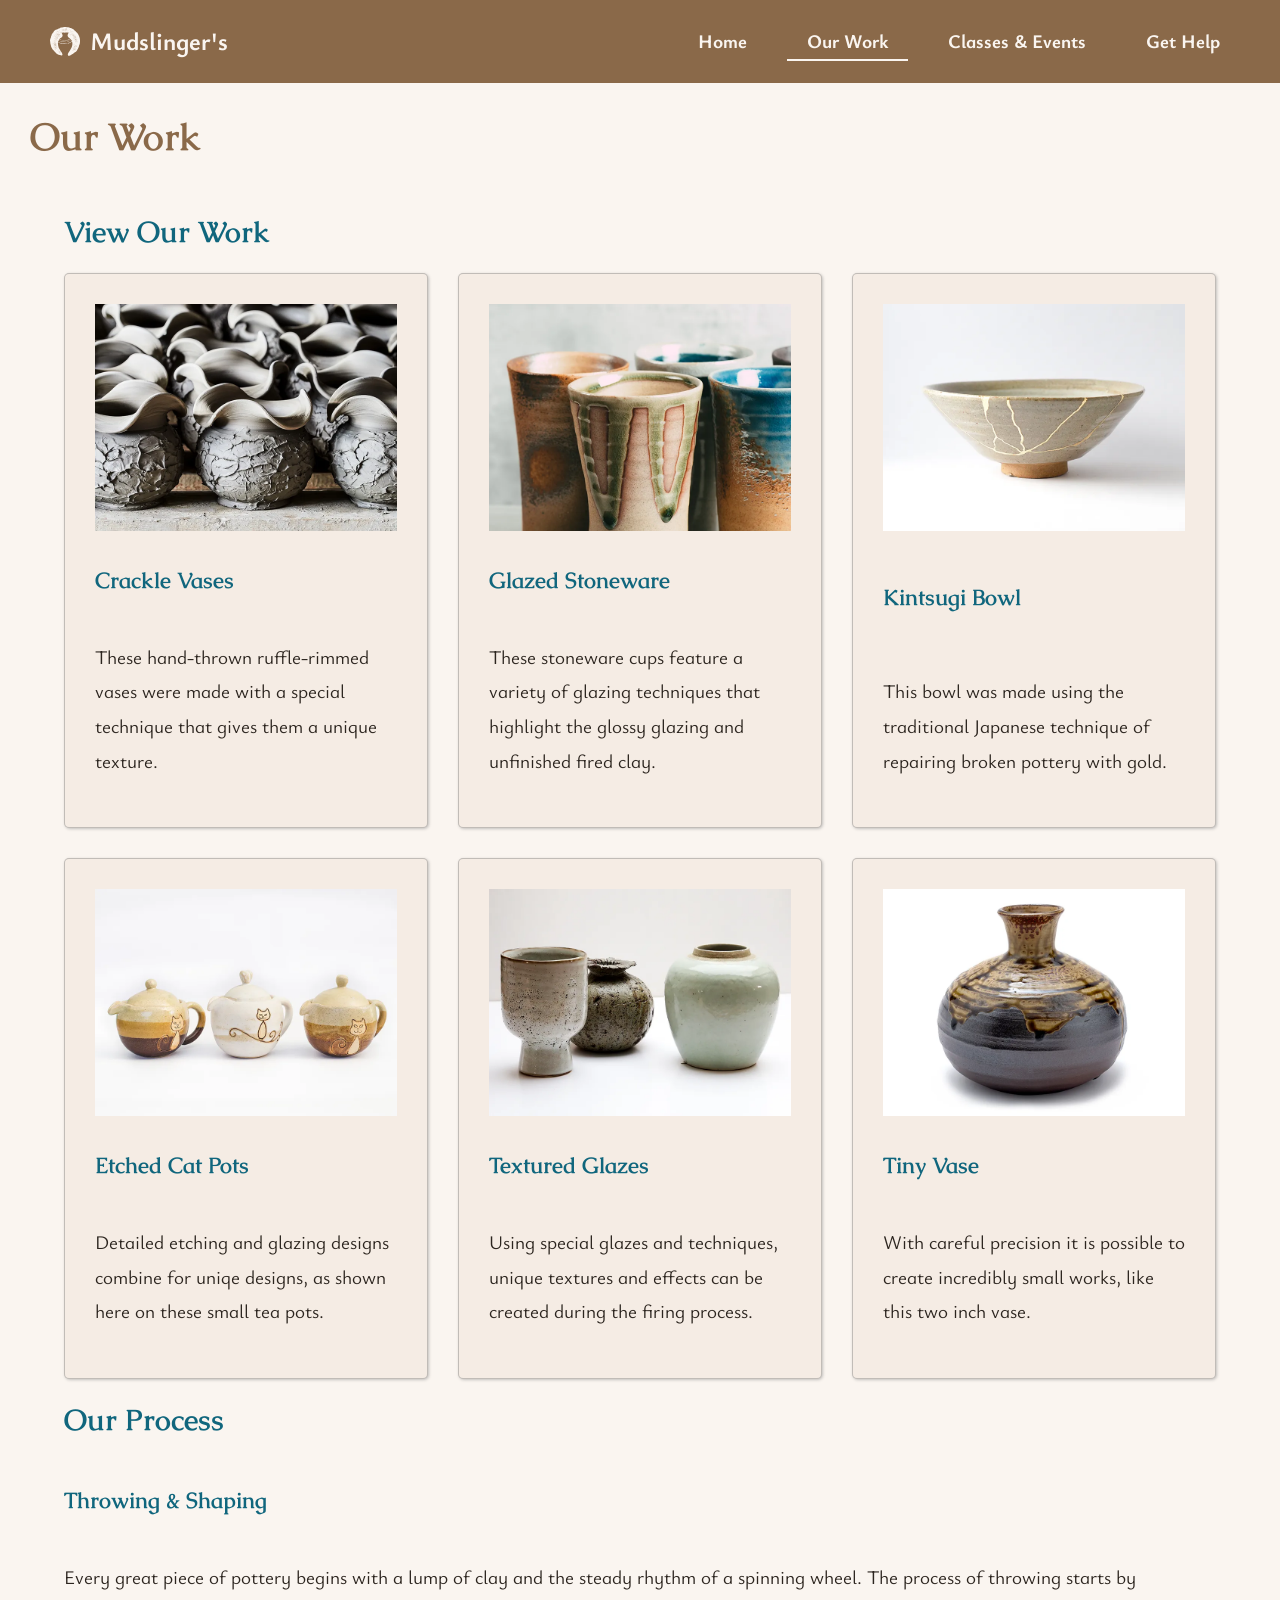
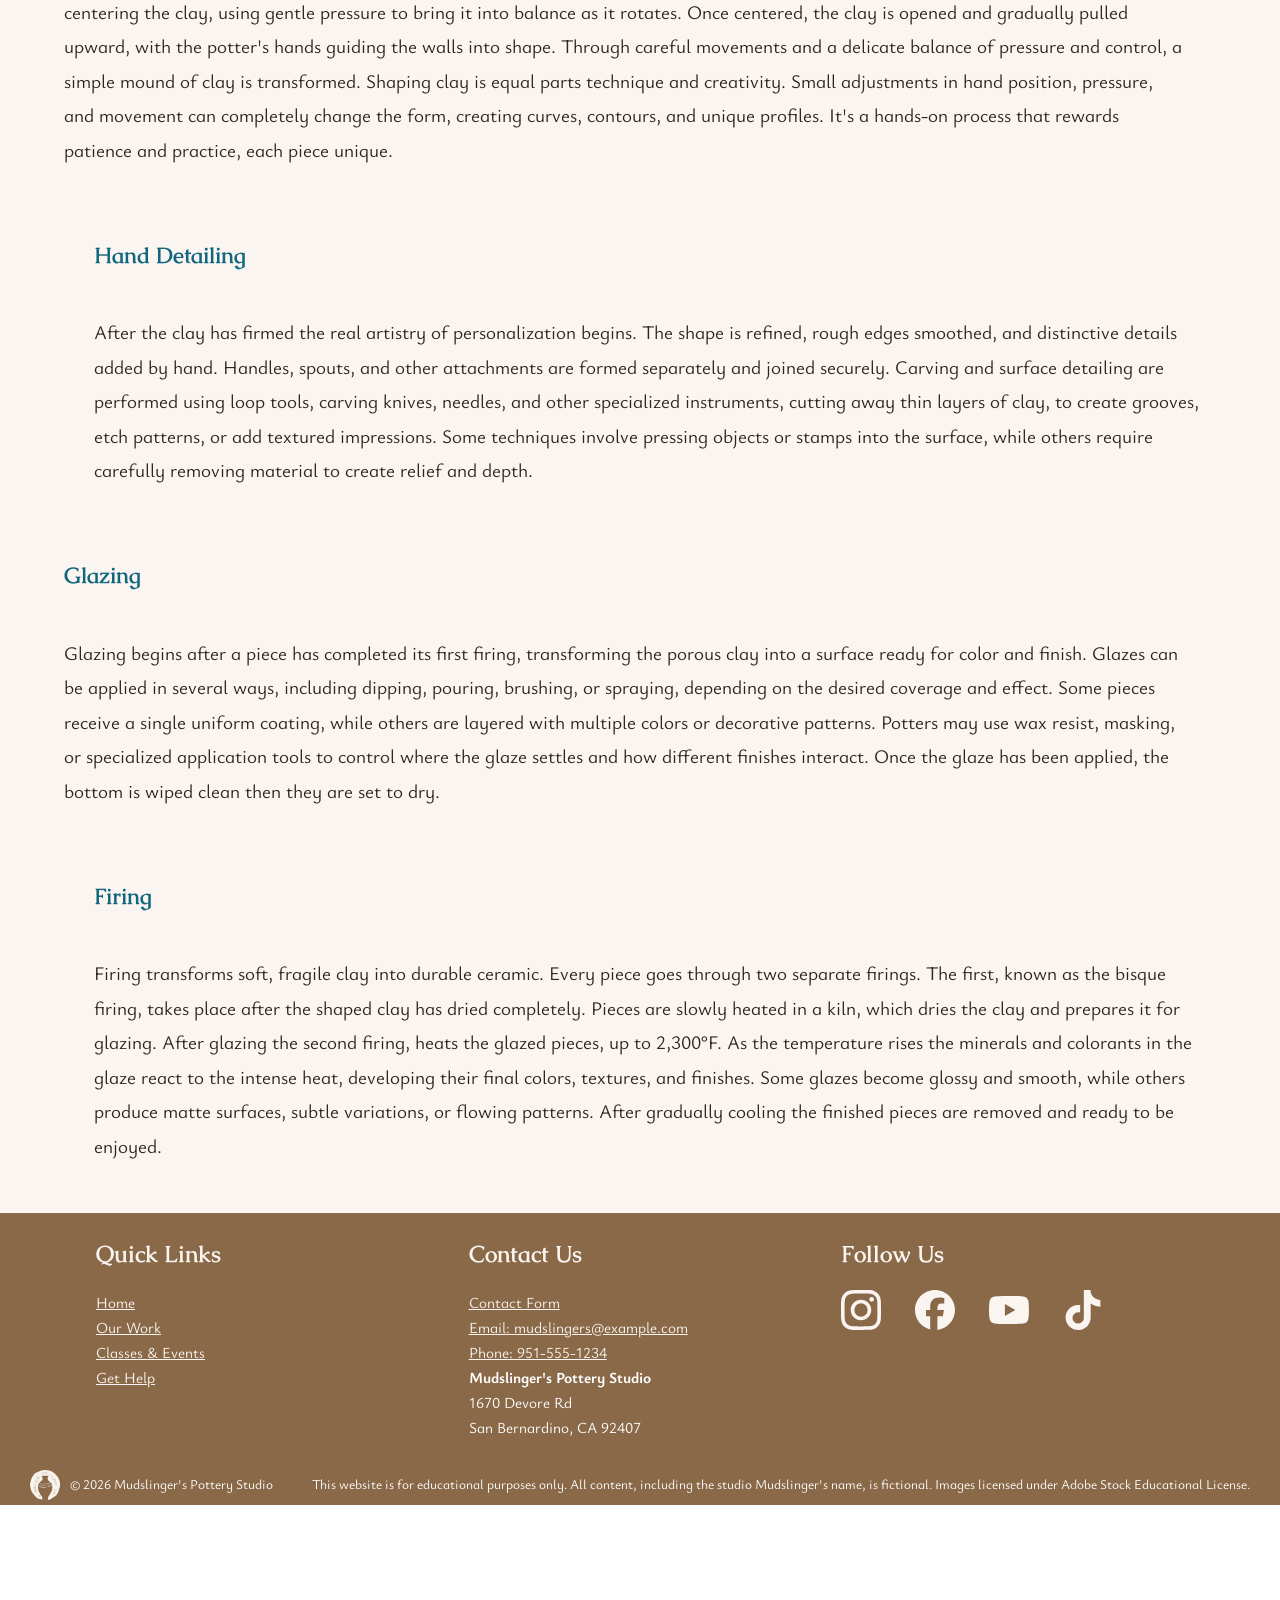
<file: ourwork.html>
<!doctype html>
<html lang="en">
<head>
  <meta charset="utf-8">
  <meta name="viewport" content="width=device-width, initial-scale=1">
  <title>Mudslinger's Pottery Studio | Our Work</title>
  <link rel="stylesheet" href="styles.css">
  <!-- Google Font -->
   <link rel="preconnect" href="https://fonts.googleapis.com">
<link rel="preconnect" href="https://fonts.gstatic.com" crossorigin>
<link href="https://fonts.googleapis.com/css2?family=Caudex:wght@400;700&family=Ysabeau+Infant&display=swap" rel="stylesheet">
</head>
<body class="container">
  <header class="site-header">
    <a class="skip-link" href="#main">Skip to main content</a>
    <a class="brand" href="index.html"><img src="logo.svg" width="40" height="40" alt="Return to Home"> Mudslinger's</a>
    <nav aria-label="Main navigation">
      <ul class="nav-list" id="primary-nav">
        <li><a href="index.html">Home</a></li>
        <li><a aria-current="page" href="ourwork.html">Our Work</a></li>
        <li><a href="classesevents.html">Classes & Events</a></li>
        <li><a href="help.html">Get Help</a></li>
      </ul>
    </nav>
  </header>

  <main id="main">
    <h1 class="brand-color space">Our Work</h1>
    <!-- Our Work Section -->
    <section class="section pagebreak">
      <div class="section-heading">
        <h2>View Our Work</h2>
      </div>
      <div class="card-grid">
        <article class="card border">
          <picture>
            <!-- Narrow & Medium viewport -->
            <source srcset="images/webp/crackpots-400.webp"
                    media="(max-width: 1200px)"
                      type="image/webp">
            <source srcset="images/jpg/crackpots-400.jpg"
                    media="(max-width: 1200px)"
                      type="image/jpeg">
            <!-- Large viewport -->
            <source srcset="images/webp/crackpots-800.webp"
                      type="image/webp">
            <img src="images/jpg/crackpots-800.jpg" width="800" height="600" alt="Grey pots with a crackled texture.">
          </picture>
          <h3>Crackle Vases</h3>
          <p>These hand-thrown ruffle-rimmed vases were made with a special technique that gives them a unique texture.</p>
          <!-- <a href="#" class="button">More info</a> -->
        </article>
        <article class="card border">
          <picture>
            <!-- Narrow & Medium viewport -->
            <source srcset="images/webp/glazed-400.webp"
                    media="(max-width: 1200px)"
                      type="image/webp">
            <source srcset="images/jpg/glazed-400.jpg"
                    media="(max-width: 1200px)"
                      type="image/jpeg">
            <!-- Large viewport -->
            <source srcset="images/webp/glazed-800.webp"
                      type="image/webp">
            <img src="images/jpg/glazed-800.jpg" width="800" height="600" alt="A set of cups that have been dipped in blue  and green glazing.">
          </picture>
          <h3>Glazed Stoneware</h3>
          <p>These stoneware cups feature a variety of glazing techniques that highlight the glossy glazing and unfinished fired clay.</p>
          <!-- <a href="#" class="button">More info</a> -->
        </article>
        <article class="card border">
          <picture>
            <!-- Narrow & Medium viewport -->
            <source srcset="images/webp/kintsugi-400.webp"
                    media="(max-width: 1200px)"
                      type="image/webp">
            <source srcset="images/jpg/kintsugi-400.jpg"
                    media="(max-width: 1200px)"
                      type="image/jpeg">
            <!-- Large viewport -->
            <source srcset="images/webp/kintsugi-800.webp"
                      type="image/webp">
            <img src="images/jpg/kintsugi-800.jpg" width="800" height="600" alt="A bowl with visible cracks that have been repaired with gold.">
          </picture>
          <h3>Kintsugi Bowl</h3>
          <p>This bowl was made using the traditional Japanese technique of repairing broken pottery with gold.</p>
          <!-- <a href="#" class="button">More info</a> -->
        </article>
        <article class="card border">
          <picture>
            <!-- Narrow & Medium viewport -->
            <source srcset="images/webp/catpots-400.webp"
                    media="(max-width: 1200px)"
                      type="image/webp">
            <source srcset="images/jpg/catpots-400.jpg"
                    media="(max-width: 1200px)"
                      type="image/jpeg">
            <!-- Large viewport -->
            <source srcset="images/webp/catpots-800.webp"
                      type="image/webp">
            <img src="images/jpg/catpots-800.jpg" width="800" height="600" alt="Three small brown and white glazed teapots with cute cats painted on the side.">
          </picture>
          <h3>Etched Cat Pots</h3>
          <p>Detailed etching and glazing designs combine for uniqe designs, as shown here on these small tea pots.</p>
          <!-- <a href="#" class="button">More info</a> -->
        </article>
        <article class="card border">
          <picture>
            <!-- Narrow & Medium viewport -->
            <source srcset="images/webp/textures-400.webp"
                    media="(max-width: 1200px)"
                      type="image/webp">
            <source srcset="images/jpg/textures-400.jpg"
                    media="(max-width: 1200px)"
                      type="image/jpeg">
            <!-- Large viewport -->
            <source srcset="images/webp/textures-800.webp"
                      type="image/webp">
            <img src="images/jpg/textures-800.jpg" width="800" height="600" alt="A trio of vases with different types of glazing and textures applied.">
          </picture>
          <h3>Textured Glazes</h3>
          <p>Using special glazes and techniques, unique textures and effects can be created during the firing process.</p>
          <!-- <a href="#" class="button">More info</a> -->
        </article>
        <article class="card border">
          <picture>
            <!-- Narrow & Medium viewport -->
            <source srcset="images/webp/tinyvase-400.webp"
                    media="(max-width: 1200px)"
                      type="image/webp">
            <source srcset="images/jpg/tinyvase-400.jpg"
                    media="(max-width: 1200px)"
                      type="image/jpeg">
            <!-- Large viewport -->
            <source srcset="images/webp/tinyvase-800.webp"
                      type="image/webp">
            <img src="images/jpg/tinyvase-800.jpg" width="800" height="600" alt="A small round brown vase with lighter brown glazing on top.">
          </picture>
          <h3>Tiny Vase</h3>
          <p>With careful precision it is possible to create incredibly small works, like this two inch vase.</p>
          <!-- <a href="#" class="button">More info</a> -->
        </article>
      </div>
    </section>
    <!-- Process Section -->
    <section class="section container process-section" aria-labelledby="process-heading">
      <h2 id="process-heading">Our Process</h2>
      <article class="process reverse">
        <picture>
          <!-- Narrow viewport -->
          <source srcset="images/webp/shaping-400.webp"
                   media="(max-width: 690px)"
                    type="image/webp">
          <source srcset="images/jpg/shaping-400.jpg"
                   media="(max-width: 690px)"
                    type="image/jpeg">
          <!-- Medium viewport -->
          <source srcset="images/webp/shaping-600.webp"
                   media="(max-width: 1200px)"
                    type="image/webp">
          <source srcset="images/jpg/shaping-600.jpg"
                   media="(max-width: 1200px)"
                    type="image/jpeg">
          <!-- Large viewport -->
          <source srcset="images/webp/shaping-1200.webp"
                    type="image/webp">
          <img src="images/jpg/shaping-1200.jpg" width="1200" height="750"
               alt="A man shapes a clay pot with a tool as it spins on a pottery wheel.">
        </picture>
          <div class="process-description">
            <h3>Throwing & Shaping</h3>
            <p>Every great piece of pottery begins with a lump of clay and the steady rhythm of a spinning wheel. 
              The process of throwing starts by centering the clay, using gentle pressure to bring it into balance 
              as it rotates. Once centered, the clay is opened and gradually pulled upward, with the potter's hands 
              guiding the walls into shape. Through careful movements and a delicate balance of pressure and control, 
              a simple mound of clay is transformed. Shaping clay is equal parts technique and creativity. 
              Small adjustments in hand position, pressure, and movement can completely change the form, creating 
              curves, contours, and unique profiles. It's a hands-on process that rewards patience and practice, 
              each piece unique.</p>
          </div>
      </article>
      <article class="process">
        <picture>
          <!-- Narrow viewport -->
          <source srcset="images/webp/detailing-400.webp"
                   media="(max-width: 690px)"
                    type="image/webp">
          <source srcset="images/jpg/detailing-400.jpg"
                   media="(max-width: 690px)"
                    type="image/jpeg">
          <!-- Medium viewport -->
          <source srcset="images/webp/detailing-600.webp"
                   media="(max-width: 1200px)"
                    type="image/webp">
          <source srcset="images/jpg/detailing-600.jpg"
                   media="(max-width: 1200px)"
                    type="image/jpeg">
          <!-- Large viewport -->
          <source srcset="images/webp/detailing-1200.webp"
                    type="image/webp">
          <img src="images/jpg/detailing-1200.jpg" width="1200" height="750"
               alt="A person uses a sharp tool to etch a design on a clay mug.">
        </picture>
          <div class="process-description">
            <h3>Hand Detailing</h3>
            <p>After the clay has firmed the real artistry of personalization begins. The shape is refined, 
              rough edges smoothed, and distinctive details added by hand. Handles, spouts, and other attachments 
              are formed separately and joined securely. Carving and surface detailing are performed using loop 
              tools, carving knives, needles, and other specialized instruments, cutting away thin layers of clay, 
              to create grooves, etch patterns, or add textured impressions. Some techniques involve pressing 
              objects or stamps into the surface, while others require carefully removing material to create 
              relief and depth.</p>
          </div>
      </article>
      <article class="process reverse">
        <picture>
          <!-- Narrow viewport -->
          <source srcset="images/webp/glazing-400.webp"
                   media="(max-width: 690px)"
                    type="image/webp">
          <source srcset="images/jpg/glazing-400.jpg"
                   media="(max-width: 690px)"
                    type="image/jpeg">
          <!-- Medium viewport -->
          <source srcset="images/webp/glazing-600.webp"
                   media="(max-width: 1200px)"
                    type="image/webp">
          <source srcset="images/jpg/glazing-600.jpg"
                   media="(max-width: 1200px)"
                    type="image/jpeg">
          <!-- Large viewport -->
          <source srcset="images/webp/glazing-1200.webp"
                    type="image/webp">
          <img src="images/jpg/glazing-1200.jpg" width="1200" height="750"
               alt="A woman paints an intricate hand pattern on a mug with brown glaze.">
        </picture>
          <div class="process-description">
            <h3>Glazing</h3>
            <p>Glazing begins after a piece has completed its first firing, transforming the porous clay into a 
              surface ready for color and finish. Glazes can be applied 
              in several ways, including dipping, pouring, brushing, or spraying, depending on the desired coverage 
              and effect. Some pieces receive a single uniform coating, while others are layered with multiple 
              colors or decorative patterns. Potters may use wax resist, masking, or specialized application tools 
              to control where the glaze settles and how different finishes interact. Once the glaze has been 
              applied, the bottom is wiped clean then they are set to dry.</p>
          </div>
      </article>
      <article class="process">
        <picture>
          <!-- Narrow viewport -->
          <source srcset="images/webp/fired-400.webp"
                   media="(max-width: 690px)"
                    type="image/webp">
          <source srcset="images/jpg/fired-400.jpg"
                   media="(max-width: 690px)"
                    type="image/jpeg">
          <!-- Medium viewport -->
          <source srcset="images/webp/fired-600.webp"
                   media="(max-width: 1200px)"
                    type="image/webp">
          <source srcset="images/jpg/fired-600.jpg"
                   media="(max-width: 1200px)"
                    type="image/jpeg">
          <!-- Large viewport -->
          <source srcset="images/webp/fired-1200.webp"
                    type="image/webp">
          <img src="images/jpg/fired-1200.jpg" width="1200" height="750"
               alt="A person wearing heat-resistant gloves lifting a freshly fired dark blue glazed bowl out of a kiln.">
        </picture>
          <div class="process-description">
            <h3>Firing</h3>
            <p>Firing transforms soft, fragile clay into durable ceramic. Every piece goes through two separate 
              firings. The first, known as the bisque firing, takes place after 
              the shaped clay has dried completely. Pieces are slowly heated in a kiln, which dries the clay and 
              prepares it for glazing. After  glazing the second firing, heats the glazed pieces, up to 2,300°F. 
              As the temperature rises the minerals and colorants in the glaze react to the intense heat, developing their final colors, 
              textures, and finishes. Some glazes become glossy and smooth, while others produce matte surfaces, 
              subtle variations, or flowing patterns. After gradually cooling the finished pieces are removed 
              and ready to be enjoyed.</p>
          </div>
      </article>
    </section>
  </main>
  <!-- Footer -->
  <footer class="site-footer">
    <div class="footer-wrapper">
      <div class="footer-section">
        <h2>Quick Links</h2>
        <div>
          <p><a href="index.html">Home</a></p>
          <p><a href="ourwork.html">Our Work</a></p>
          <p><a href="classesevents.html">Classes & Events</a></p>
          <p><a href="help.html">Get Help</a></p>
        </div>
      </div>
      <div class="footer-section">
        <h2>Contact Us</h2>
        <div>
          <p><a href="help.html#contact">Contact Form</a></p>
          <p><a href="#">Email: mudslingers@example.com</a></p>
          <p><a href="#">Phone: 951-555-1234</a></p>
          <p><strong>Mudslinger's Pottery Studio</strong>
            <br>1670 Devore Rd
            <br>San Bernardino, CA 92407</p>
        </div>
      </div>
      <div class="footer-section">
        <h2>Follow Us</h2>
        <div>
          <svg role="img" width="40" height="40" viewBox="0 0 24 24" xmlns="http://www.w3.org/2000/svg"><title>Instagram</title><path d="M7.0301.084c-1.2768.0602-2.1487.264-2.911.5634-.7888.3075-1.4575.72-2.1228 1.3877-.6652.6677-1.075 1.3368-1.3802 2.127-.2954.7638-.4956 1.6365-.552 2.914-.0564 1.2775-.0689 1.6882-.0626 4.947.0062 3.2586.0206 3.6671.0825 4.9473.061 1.2765.264 2.1482.5635 2.9107.308.7889.72 1.4573 1.388 2.1228.6679.6655 1.3365 1.0743 2.1285 1.38.7632.295 1.6361.4961 2.9134.552 1.2773.056 1.6884.069 4.9462.0627 3.2578-.0062 3.668-.0207 4.9478-.0814 1.28-.0607 2.147-.2652 2.9098-.5633.7889-.3086 1.4578-.72 2.1228-1.3881.665-.6682 1.0745-1.3378 1.3795-2.1284.2957-.7632.4966-1.636.552-2.9124.056-1.2809.0692-1.6898.063-4.948-.0063-3.2583-.021-3.6668-.0817-4.9465-.0607-1.2797-.264-2.1487-.5633-2.9117-.3084-.7889-.72-1.4568-1.3876-2.1228C21.2982 1.33 20.628.9208 19.8378.6165 19.074.321 18.2017.1197 16.9244.0645 15.6471.0093 15.236-.005 11.977.0014 8.718.0076 8.31.0215 7.0301.0839m.1402 21.6932c-1.17-.0509-1.8053-.2453-2.2287-.408-.5606-.216-.96-.4771-1.3819-.895-.422-.4178-.6811-.8186-.9-1.378-.1644-.4234-.3624-1.058-.4171-2.228-.0595-1.2645-.072-1.6442-.079-4.848-.007-3.2037.0053-3.583.0607-4.848.05-1.169.2456-1.805.408-2.2282.216-.5613.4762-.96.895-1.3816.4188-.4217.8184-.6814 1.3783-.9003.423-.1651 1.0575-.3614 2.227-.4171 1.2655-.06 1.6447-.072 4.848-.079 3.2033-.007 3.5835.005 4.8495.0608 1.169.0508 1.8053.2445 2.228.408.5608.216.96.4754 1.3816.895.4217.4194.6816.8176.9005 1.3787.1653.4217.3617 1.056.4169 2.2263.0602 1.2655.0739 1.645.0796 4.848.0058 3.203-.0055 3.5834-.061 4.848-.051 1.17-.245 1.8055-.408 2.2294-.216.5604-.4763.96-.8954 1.3814-.419.4215-.8181.6811-1.3783.9-.4224.1649-1.0577.3617-2.2262.4174-1.2656.0595-1.6448.072-4.8493.079-3.2045.007-3.5825-.006-4.848-.0608M16.953 5.5864A1.44 1.44 0 1 0 18.39 4.144a1.44 1.44 0 0 0-1.437 1.4424M5.8385 12.012c.0067 3.4032 2.7706 6.1557 6.173 6.1493 3.4026-.0065 6.157-2.7701 6.1506-6.1733-.0065-3.4032-2.771-6.1565-6.174-6.1498-3.403.0067-6.156 2.771-6.1496 6.1738M8 12.0077a4 4 0 1 1 4.008 3.9921A3.9996 3.9996 0 0 1 8 12.0077"/></svg>
          <svg role="img" width="40" height="40" viewBox="0 0 24 24" xmlns="http://www.w3.org/2000/svg"><title>Facebook</title><path d="M9.101 23.691v-7.98H6.627v-3.667h2.474v-1.58c0-4.085 1.848-5.978 5.858-5.978.401 0 .955.042 1.468.103a8.68 8.68 0 0 1 1.141.195v3.325a8.623 8.623 0 0 0-.653-.036 26.805 26.805 0 0 0-.733-.009c-.707 0-1.259.096-1.675.309a1.686 1.686 0 0 0-.679.622c-.258.42-.374.995-.374 1.752v1.297h3.919l-.386 2.103-.287 1.564h-3.246v8.245C19.396 23.238 24 18.179 24 12.044c0-6.627-5.373-12-12-12s-12 5.373-12 12c0 5.628 3.874 10.35 9.101 11.647Z"/></svg>
          <svg role="img" width="40" height="40" viewBox="0 0 24 24" xmlns="http://www.w3.org/2000/svg"><title>YouTube</title><path d="M23.498 6.186a3.016 3.016 0 0 0-2.122-2.136C19.505 3.545 12 3.545 12 3.545s-7.505 0-9.377.505A3.017 3.017 0 0 0 .502 6.186C0 8.07 0 12 0 12s0 3.93.502 5.814a3.016 3.016 0 0 0 2.122 2.136c1.871.505 9.376.505 9.376.505s7.505 0 9.377-.505a3.015 3.015 0 0 0 2.122-2.136C24 15.93 24 12 24 12s0-3.93-.502-5.814zM9.545 15.568V8.432L15.818 12l-6.273 3.568z"/></svg>
          <svg role="img" width="40" height="40" viewBox="0 0 24 24" xmlns="http://www.w3.org/2000/svg"><title>TikTok</title><path d="M12.525.02c1.31-.02 2.61-.01 3.91-.02.08 1.53.63 3.09 1.75 4.17 1.12 1.11 2.7 1.62 4.24 1.79v4.03c-1.44-.05-2.89-.35-4.2-.97-.57-.26-1.1-.59-1.62-.93-.01 2.92.01 5.84-.02 8.75-.08 1.4-.54 2.79-1.35 3.94-1.31 1.92-3.58 3.17-5.91 3.21-1.43.08-2.86-.31-4.08-1.03-2.02-1.19-3.44-3.37-3.65-5.71-.02-.5-.03-1-.01-1.49.18-1.9 1.12-3.72 2.58-4.96 1.66-1.44 3.98-2.13 6.15-1.72.02 1.48-.04 2.96-.04 4.44-.99-.32-2.15-.23-3.02.37-.63.41-1.11 1.04-1.36 1.75-.21.51-.15 1.07-.14 1.61.24 1.64 1.82 3.02 3.5 2.87 1.12-.01 2.19-.66 2.77-1.61.19-.33.4-.67.41-1.06.1-1.79.06-3.57.07-5.36.01-4.03-.01-8.05.02-12.07z"/></svg>
        </div>
      </div>   
    </div>
    <div class="legal">
        <p class="brand-mini"><img src="logo.svg" width="40" height="40" alt="Mudslinger's Pottery Studio Logo of a circle with a striped clay pot silhouette inside"> &copy; 2026 Mudslinger's Pottery Studio</p>
        <p>This website is for educational purposes only. All content, including the studio Mudslinger's name, is fictional. Images licensed under Adobe Stock Educational License.</p>
      </div>
  </footer>
</body>
</html>
</file>
<file: styles.css>
@layer reset, base, layout, components, utilities, states, overrides;

@layer reset {
  *,
  *::before,
  *::after {
    box-sizing: border-box;
    padding: 0;
  }

  body {
    margin: 0;
  }
  button {
    font: inherit;
    border: none;
  }
}

@layer base {
  :root {
    --color-canvas: #faf5f0;
    --color-card: #F5ECE4;  /*  F0E5DD  */
    --color-brand: #8A6949;
    --color-callout: #95411D; /*  #CC5A29  */
    --color-heading: #10667d; 
    --color-text: #2C251F;
    --color-action: #147894;  /*  #45a6c0  */
    --color-accent:  #65683f;
    --color-alert: #AA3307;
    --color-focus: #FFCC00;
    --color-muted: #7e7e7e70;
    --color-text-shadow: #2C251F60; 
    --base-font-size: 10px;
    --scaled-font: clamp(1.4rem, 1.5vw, 2rem);
    --line-height: calc(var(--scaled-font)*1.8);
    --spacing: clamp(2rem, 4vw, 3rem);
    --font-body: "Ysabeau Infant", Futura, "Trebuchet MS", Arial, sans-serif;
    --font-heading: "Caudex", Garamond, Baskerville, Georgia, "Times New Roman", serif;
  }
/*
  @media (prefers-color-scheme: dark) {
  :root {
    --color-canvas: #2C251F;
    --color-card: #926f4d;  /*  F0E5DD  
    --color-brand: #926f4d;
    --color-callout: #95411D; /*  #CC5A29  
    --color-heading: #4099af; 
    --color-text: #faf5f0;
    --color-action: #147894;  /*  #45a6c0  
    --color-accent:  #65683f;
    --color-alert: #AA3307;
    --color-focus: #FFCC00;
    --color-muted: #7e7e7e70;
    --color-text-shadow: #2C251F60; 
    --base-font-size: 10px;
    --scaled-font: clamp(1.4rem, 1.5vw, 1.7rem);
    --line-height: calc(var(--scaled-font)*1.8);
    --spacing: clamp(2rem, 4vw, 3rem);
  }*/
  
  .hero-content {
    color: var(--color-canvas);
  }
  .callout p {
    color: var(--color-canvas);
  }


  html {
    font-size: 10px;
  }

  body {
    font-family: var(--font-body);
    line-height: var(--line-height);
    font-size: var(--scaled-font);
    background-color: var(--color-canvas);
    color: var(--color-text);
    display: grid;
    grid-template-rows: auto 1fr auto;
  }

  img,
  svg {
    max-width: 100%;
    height: auto;
  }
  h1, h2, h3, h4, h5, h6 {
    font-family: var(--font-heading);
    font-weight: 700;
  }

  h2, h3, h4, h5, h6 {
    color: var(--color-heading);
  }
  h1 {
    color: var(--color-card);
    font-size: calc(var(--scaled-font)*2);
    margin-block: calc(var(--spacing)/2);
    margin-inline: 0;
    line-height: calc(var(--scaled-font)*2.5);
  }
  a {
    color: var(--color-action);
  }
  header a {
    font-weight: 700;
    color: var(--color-canvas);
    text-decoration: none;
    padding-block: 0;
    padding-inline: 2rem;
  }
  main {
    display: flex;
    flex-direction: column;
    justify-content: center;
  }
  footer {
    font-size: calc(var(--scaled-font)*.8);
  }
  footer p {
    color: white;
    margin: 0;
    line-height: calc(var(--scaled-font)*1.3);
  }
  hr {
    width: 50%;
    height: .5rem;
    border: 0;
    border-block-start: 1px solid var(--color-brand);
    border-block-end: 1px solid var(--color-brand);
    margin-block-start: calc(var(--spacing)*2);
    margin-block-end: var(--spacing);
  }
}

@layer layout {
  .skip-link {
    position:absolute; 
    inset-inline-start:2rem; 
    inset-block-start:-6rem;
    background-color: var(--color-action);
    color: var(--color-canvas);
  }

  .site-header, footer {
    background-color: var(--color-brand);
    color: var(--color-canvas);
    padding-block: 0.5rem;
    padding-inline:  var(--spacing);
  }
  .site-header {
    display: flex;
    align-items: center;
    justify-content: space-between;
    /* Optional push hero under the nav - also change logo color */
    /* z-index: 10; 
       color: var(--color-brand);
       background-color: rgb(from var(--color-canvas) r g b / 50%);  */
  }
  @container (width < 68.3rem) {
    .site-header {
      flex-direction: column;
      align-items: start;
    }
    .nav-list li {
      margin-block: 1rem;
    }
    footer p {
      margin-block: 2rem;
    }
  }
  .brand, .brand-mini {
    display: flex;
    align-items: center;
    font-size: calc(var(--scaled-font)*1.3);
  }

  .brand img, footer img {
    width: 3rem;
    height: auto;
    margin-inline-end: 1rem;
  }

  .nav-list {
    list-style: none;
    display: flex;
    flex-wrap: wrap;
  }

  .nav-list li {
    margin-inline: 1rem;
  }
  .nav-list a {
    padding-block-end: .5rem;
  }
  @container (width < 47.7rem) {
    .nav-list {
      flex-direction: column;
    }
    .nav-list li {
      padding-block-end: 1rem;
    }
  }

  .hero {
    position: relative;
    background-color: var(--color-card); /* backup color for browsers without images */
    background-size: cover;
    width: 100%;
    min-height: 30rem;
  }

  .hero picture, .hero picture img {
    display: none;
  }

  .hero video {
    z-index: 0;
    display: block;
    width: 100%;
    height: auto;
  }

  /* Add queries for the different sizes of hero video: width="640" height="640", width="1200" height="600", width="1920" height="600" */

  details[open] > *:not(summary) {
      animation: expand 0.6s ease-out;
    }
    @keyframes expand {
      from {  transform: translateY(-20%); 
              opacity: 0;
            }
      to {    transform: translateY(0); 
              opacity: 1;
          }
    }

  @media (prefers-reduced-motion: reduce) {
    .hero video {
      display: none;
    }
    .hero picture, .hero picture img {
      z-index: 0;
      display: block;
      width: 100%;
      height: 100%;
      object-fit: cover;
    }
    #video-description {
      display: none;
    }
    details[open] :not(summary) {
      animation: none;
    }
  }

  .eyebrow {
    font-weight: 700;
  }

  .hero-content p {
    font-size: calc(var(--scaled-font)*1.1);
    margin-block-end: var(--spacing);
  }

  .hero-content {
    position: absolute;
    width: 90vw;
    inset-block-end: 6rem;
    margin-inline-start: var(--spacing);
    z-index: 5;
    text-shadow: 1px 1px 1px var(--color-text);
  }

  .section {
    width: min(90vw, 120rem);
    margin-inline: auto;
  }

  .card-grid {
    display: grid;
    grid-template-columns: repeat(auto-fill, minmax(29rem, 1fr));
    gap: var(--spacing);
    margin-inline: auto;
  }

  .callout-section {
    justify-content: center;
    background-color: var(--color-callout);
    color: var(--color-canvas);
    padding-block: 0;
    padding-inline: var(--spacing);
    margin-block-start: var(--spacing);
    margin-inline: auto;
    width: 100%;
    max-width: 100%;
    container-type: inline-size;
    container-name: callout-section;
  }

  .callout-wrapper, .footer-wrapper {
    margin-inline: auto;
    width: min(85vw, 120rem);
    display: grid; 
  }

  .callout-wrapper {
    grid-template-columns: repeat(auto-fill, minmax(31rem, 1fr));
  }

  .footer-wrapper {
    grid-template-columns: repeat(auto-fill, minmax(29rem, 1fr));
    column-gap: var(--spacing);
  }

  @container callout-section (width < 97.3rem) {
    .callout-wrapper {
      grid-template-columns: 1fr;
    }
  }
  #contact { 
    background-color: var(--color-card);
    width: 100%;
    max-width: 100%;
    padding: var(--spacing);
  }
  .container {
    container-type: inline-size;
  }

  .wrap { 
    display: grid;
    grid-template-columns: 1fr;
  }

  .wrapped {
    width: 28vw;
    height: calc(7vw*8); 
  }

  .float-right img {
    float: right;
  }

  @supports (shape-outside: polygon(100% 0%, 5% 0%, 5% 5%, 21% 9%, 21% 57%, 4% 69%, 1% 79%, 4% 88%, 17% 100%, 100% 100%)) {
    .float-right img {
      shape-outside: polygon(100% 0%, 5% 0%, 5% 5%, 21% 9%, 21% 57%, 4% 69%, 1% 79%, 4% 88%, 17% 100%, 100% 100%);
      shape-margin: 2rem;
    }
  }

  .float-left img {
    display: none;
  }

  .studio-pictures {
    display: flex;
    flex-direction: column;
    gap: var(--spacing);
    margin-block: var(--spacing);
  }

 @container (width > 62.1rem) {
    .wrap {
      grid-template-columns: 1fr 1fr;
    }
    .wrapped {
      width: 7vw;
      height: calc(7vw*4); 
    }
    .float-right img {
      content: url("images/png/tall-vase-left.png");
    }
    @supports (shape-outside: polygon(19% 3%, 47% 1%, 100% 0%, 100% 100%, 51% 99%, 40% 93%, 24% 88%, 13% 80%, 13% 72%, 26% 63%, 53% 56%, 55% 48%, 54% 39%, 53% 31%, 51% 19%, 43% 11%, 13% 9%)){
      .float-right img {
         shape-outside: polygon(19% 3%, 47% 1%, 100% 0%, 100% 100%, 51% 99%, 40% 93%, 24% 88%, 13% 80%, 13% 72%, 26% 63%, 53% 56%, 55% 48%, 54% 39%, 53% 31%, 51% 19%, 43% 11%, 13% 9%);
      }
    }
    .float-left img {
      display: block;
      content: url("images/png/tall-vase-right.png");
      float: left;
    }
    @supports (shape-outside: polygon(80% 3%, 39% 0%, 0% 0%, 0% 100%, 51% 99%, 56% 93%, 74% 86%, 85% 78%, 85% 73%, 80% 67%, 60% 62%, 40% 58%, 39% 46%, 39% 32%, 40% 19%, 55% 11%, 86% 9%)) {
      .float-left img {
        shape-outside: polygon(80% 3%, 39% 0%, 0% 0%, 0% 100%, 51% 99%, 56% 93%, 74% 86%, 85% 78%, 85% 73%, 80% 67%, 60% 62%, 40% 58%, 39% 46%, 39% 32%, 40% 19%, 55% 11%, 86% 9%);
        shape-margin: 2rem;
      }
    }

    .float-right p {
      margin-inline-end: 2rem;
      text-align: right;
    }
    .float-left p {
      margin-inline-start: 2rem;
    }
    .studio-pictures {
      flex-direction: row;
    }
  }
  .site-footer {

  }
  .footer-section {
    display: grid;
    grid-row: span 2;
    grid-template-rows: subgrid;
  }
  .brand-mini, .legal {
    font-size: calc(var(--scaled-font)*.7);
  }
  .legal {
    display: flex;
    justify-content: space-between;
    flex-wrap: wrap;
    align-items: center;
  }
  .legal p {
    margin-block-start: var(--spacing);
  }
  .footer-section h2, .footer-section a, .footer-section svg {
    color: var(--color-canvas);
  }
  .footer-section svg {
    fill: var(--color-canvas);
    margin-inline-end: var(--spacing);
  }
}

@layer components {
  .button {
    background-color: var(--color-action);
    color: white;
    padding: 1rem;
    text-decoration: none;
    border-radius: .75rem;
    font-weight: 700;
    border: 1px solid var(--color-muted);
    box-shadow: 2px 2px 2px var(--color-muted);
    max-width: 20rem;
    text-align: center;
  }

  .hero-content .button {
    font-size: calc(var(--scaled-font)*1.2);
    padding-block: calc(var(--spacing)*.6);
    padding-inline: var(--spacing);
  }

  .callout .button {
    box-shadow: 2px 2px 2px var(--color-text-shadow);
  }

  .card, .callout {
    display: flex;
    flex-direction: column;
    justify-content: space-between;
  }

  .card {
    background-color: var(--color-card);
    border-radius: .5rem;
    box-shadow: 1px 1px 3px var(--color-muted);
    padding: var(--spacing);

  }
  
  .callout {
    background-color: var(--color-callout);
    padding: var(--spacing);
    container-type: inline-size;
    height: fit-content;
    align-items: center;
  }

  @container callout-section (width > 62.1rem) and (width < 97.3rem) {
    .callout {
      flex-direction: row;
      gap: var(--spacing);
    }
  }

  .process {
    margin-block-end: var(--spacing);
  }

  .process img {
    width: 100%;
    height: auto;
  }

  .card img, .callout img {
    width: 100%;
    height: auto;
    object-fit: cover;
  }

  .callout img {
    box-shadow: 2px 2px 5px var(--color-text-shadow);
    min-inline-size: 20rem;
    min-block-size: 20rem;
  }

  .callout-content, .process-description {
    display: flex;
    flex-direction: column;
  }
  .process-description {
    flex: 1 1 clamp(70rem, 50vw, 90rem);
  }

  .callout h2 {
    color: var(--color-focus);
  }

  .topic > summary {
    padding: calc(var(--spacing)/2);
    margin: 2rem;
    border-block-end: 1px solid var(--color-muted);
    background: linear-gradient(var(--color-canvas), var(--color-card));
  }

  .question {
    padding: var(--spacing);
    margin-inline-start: 5rem;
  }

  summary {
    font-weight: 700;
    font-size: calc(var(--scaled-font)*1.2);
    color: var(--color-heading);
  }

  .contact-form {
    display: flex;
    flex-direction: column;
    gap: 2rem;
    width:80vw;
    max-width: 50rem;
    margin-block: var(--spacing);
    margin-inline: auto;
  }

  fieldset {
    padding: calc(var(--spacing)/2);
  }

  .field {
    display: flex;
    justify-content: space-around;
    flex-wrap: wrap;
  }

  .field input {
    width: 65%;
    max-width: 30rem;
    
  }
  
  .field input, select {
    height: fit-content;
    padding: .5rem;
  }

  textarea {
    height: 20rem;
  }

  .field label {
    width: 35%;
    max-width: 25rem;
  }

  .help {
    width: 100%;
  }

  .choice {
    display: flex;
    flex-direction: row-reverse;
    align-items: center;
  }

  .map-container {
    display: flex;
    justify-content: flex-start;
    align-items: center;
    gap: 5rem;
    margin-block: var(--spacing);
    margin-inline: auto;
  }

  .map-address {
    font-size: calc(var(--scaled-font)*1.2);
    color: var(--color-heading);
    text-decoration: none;
  }
  @container (width < 92.95rem) {
    .map-container {
        flex-direction: column;
      }
    }
    .map {
      width: 80vw;
  }
  table {
    border-collapse: collapse;
    overflow: auto;
    width: 100%;
  }
  @container (max-width: 70rem){
    .table-container {
        overflow: auto;
    }
    table{
      width: 100%;
      max-width: 100%;
      display: block;
      margin: 0 auto;
        
    }
    tbody { white-space: nowrap; }

    #classes-table tr:nth-child(3n+1) td:nth-child(2), #events-table td:nth-child(2)  {
      white-space: wrap;
      min-width:20rem;
    }    
  }

  tbody tr:nth-child(6n+1), tbody tr:nth-child(6n+2),tbody tr:nth-child(6n+3) {
    background-color: var(--color-card);
  }
  td, th {
    border-bottom: 1px solid var(--color-muted);
  }
  td {
    min-width: 12rem;
    max-width: 30rem; 
    padding: 1rem;
  }
  tr:nth-child(3n+1) td:nth-child(2)  {
    white-space: wrap;
  }
  #classes-table tr:nth-child(3n+1) td:nth-child(3), #events-table td:last-child  {
    text-align: center;
  }
  th {
    font-size: calc(var(--scaled-font)*1.2);
  }
}

@layer utilities {
  .visually-hidden {
    position: absolute;
    inline-size: 1px;
    block-size: 1px;
    overflow: hidden;
    clip: rect(0 0 0 0);
    white-space: nowrap;
    clip-path: inset(50%);
  }

  .border {
    border: 1px solid var(--color-muted);
  }

  .center {
    text-align: center;
  } 

  .brand-color {
    color: var(--color-brand);
  }

  .space {
    margin: var(--spacing);
  }

  .reverse {
    flex-direction: column;
    align-items: start;
  }
  @container callout-section (width > 62.1rem) and (width < 97.3rem) {
    .reverse {
      flex-direction: row-reverse;
      align-items: center;
    }
  }

  @container (width > 62.1rem) {
    .process {
      display: flex;
      flex-direction: row;
      gap: var(--spacing);
      align-items: center;
    }

    .process-section .reverse{
      flex-direction: row-reverse;
      align-items: center;
    }
    
  }
}

@layer states {
  :focus-visible, .button:hover {
    outline: 2px solid var(--color-callout);
    outline-offset: 5px;
  }
  header a:focus-visible, header a:hover, .callout a:focus-visible, .callout a:hover, footer a:hover, footer a:focus-visible {
    outline: 2px solid var(--color-focus); 
    outline-offset: 5px;
  }
  .button:hover {
    background-color: var(--color-focus);
    color: var(--color-action);
    cursor: pointer;
  }
  a:hover {
    color: var(--color-focus);
    cursor: pointer;
  }
  a[aria-current="page"] {
    padding-block-end: .5rem;
    border-block-end: 2px solid var(--color-canvas);
  }
  a[aria-current="page"]:hover {
    border-block-end: 2px solid var(--color-focus);
  }
  .skip-link:focus {
    inset-block-start: 2rem;
  }
  .map-address:focus-visible, .map-address:hover {
    color: var(--color-callout);
    text-decoration: underline;
  }
}

@layer overrides {
  /* Keep this layer small. Use it only for intentional exceptions. */
}

@media print {
  .site-logo {
    font-size: 2.5rem;
    padding: 0;
  }
  .nav-list, .hero-content .button {
    display: none;
  }
  .hero {
    min-height: 5rem;
    margin: 0;
    padding-block: 0;
    padding-inline: var(--spacing);
  }

 .hero-content p {
    margin-block-end: 0;
  }

  h1 {
    font-size: 2.1rem;
  }
  .card-grid {
    grid-template-columns: repeat(3, 1fr);
    gap: 1rem;
  }
  .card {
    min-width: 0;
    max-width: 100%;
    padding: 1rem;
    justify-content: space-between;
  }

  .callout-section {
    padding: 0;
  }
  .callout-wrapper {
    grid-template-columns: repeat(3, 1fr);
  }
  .callout {
    padding-block: 1rem;
    padding-inline: var(--spacing);
    flex-direction: column;
  }
  .callout h2 {
    font-size: calc(var(--scaled-font)*.9);
    margin-block: 0;
  }

  #contact {
    padding-block: 1rem;
    padding-inline: var(--spacing);
  }
  .contact-form .button {
    display: none;
  }
  .pagebreak {
    break-before: page;
  }
  .map {
    margin-block-end: -2rem;
  }
}
</file>
